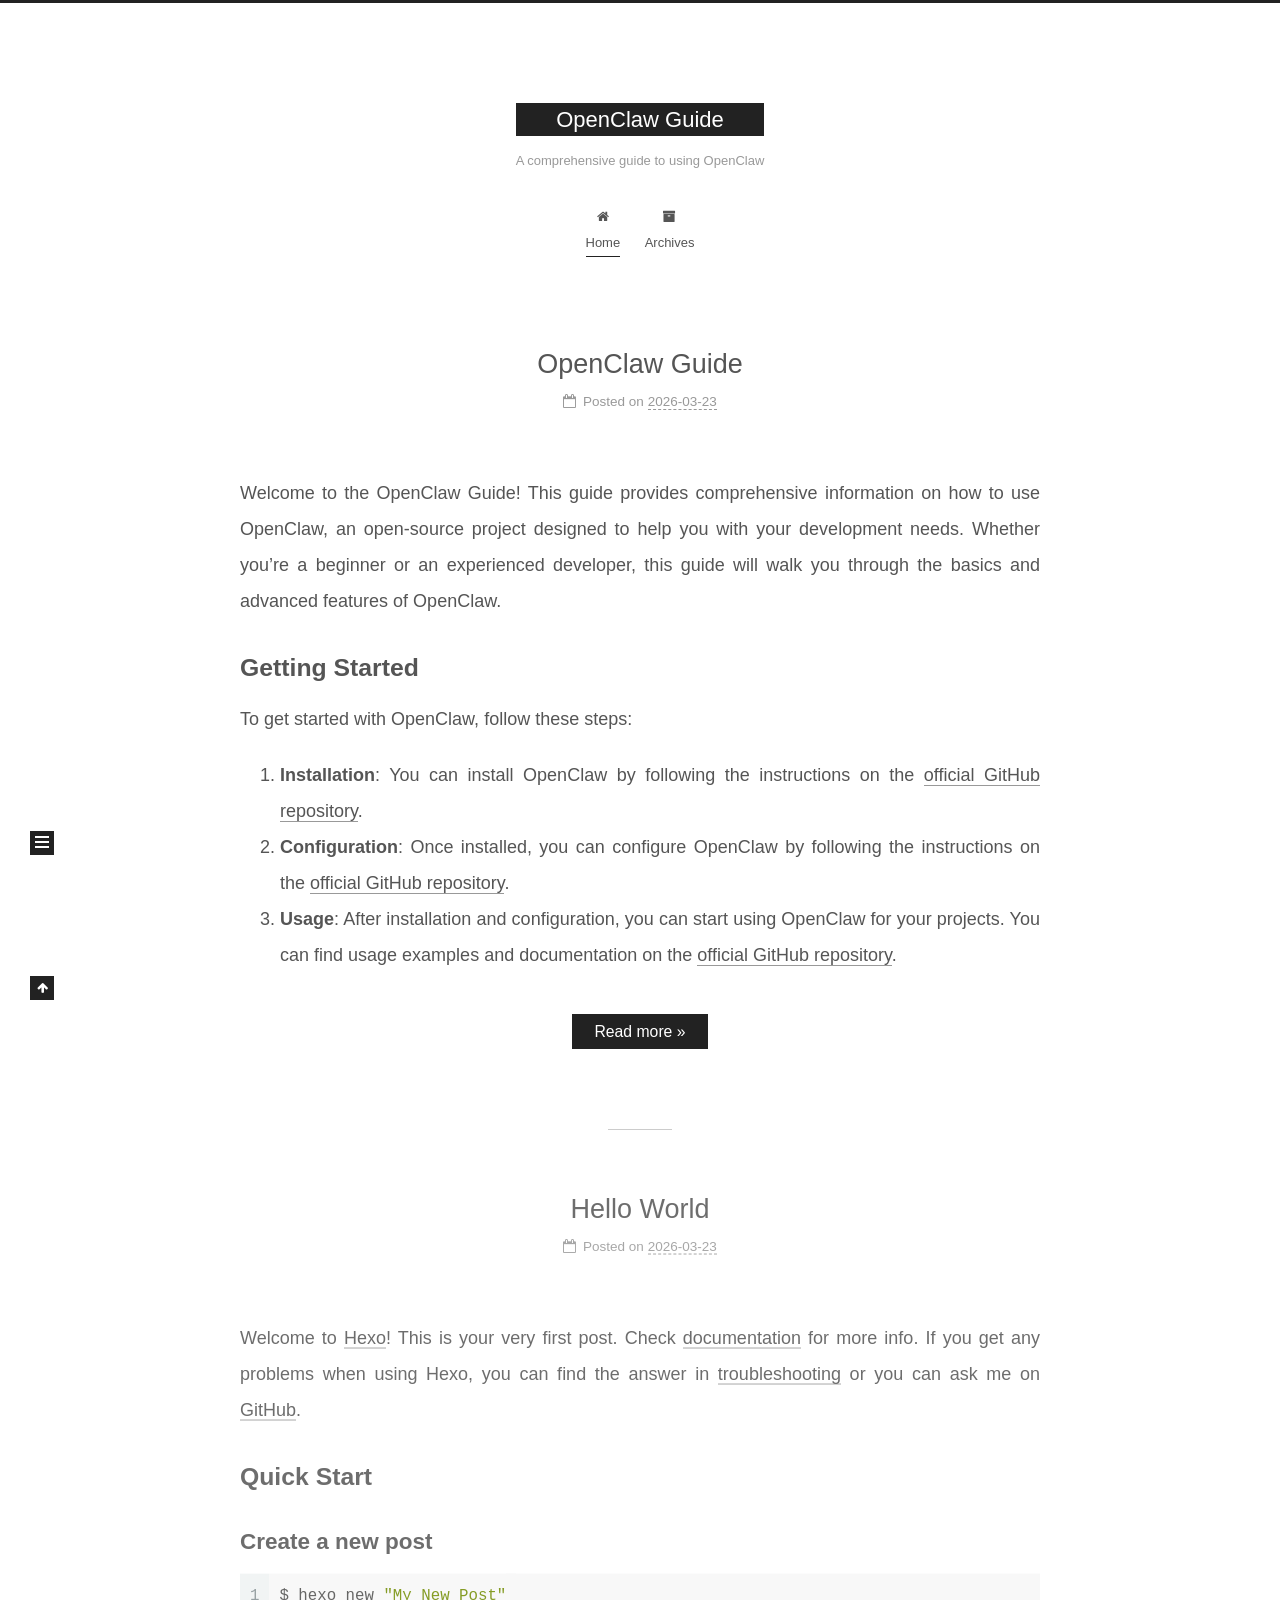
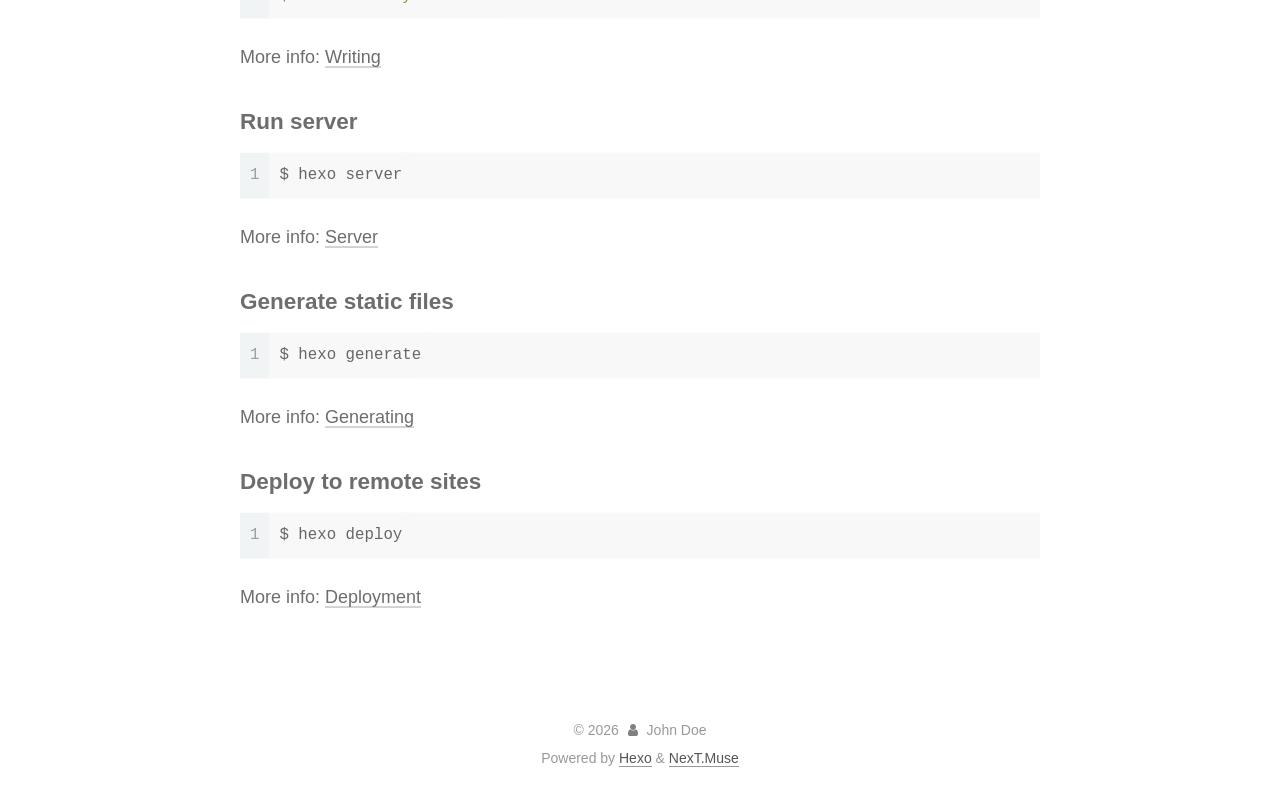
<file: index.html>
<!DOCTYPE html>
<html lang="en">
<head>
  <meta charset="UTF-8">
<meta name="viewport" content="width=device-width, initial-scale=1, maximum-scale=2">
<meta name="theme-color" content="#222">
<meta name="generator" content="Hexo 8.1.1">
  <link rel="apple-touch-icon" sizes="180x180" href="/images/apple-touch-icon-next.png">
  <link rel="icon" type="image/png" sizes="32x32" href="/images/favicon-32x32-next.png">
  <link rel="icon" type="image/png" sizes="16x16" href="/images/favicon-16x16-next.png">
  <link rel="mask-icon" href="/images/logo.svg" color="#222">

<link rel="stylesheet" href="/css/main.css">


<link rel="stylesheet" href="/lib/font-awesome/css/font-awesome.min.css">

<script id="hexo-configurations">
    var NexT = window.NexT || {};
    var CONFIG = {"hostname":"clawdbots.github.io","root":"/","scheme":"Muse","version":"7.8.0","exturl":false,"sidebar":{"position":"left","display":"post","padding":18,"offset":12,"onmobile":false},"copycode":{"enable":false,"show_result":false,"style":null},"back2top":{"enable":true,"sidebar":false,"scrollpercent":false},"bookmark":{"enable":false,"color":"#222","save":"auto"},"fancybox":false,"mediumzoom":false,"lazyload":false,"pangu":false,"comments":{"style":"tabs","active":null,"storage":true,"lazyload":false,"nav":null},"algolia":{"hits":{"per_page":10},"labels":{"input_placeholder":"Search for Posts","hits_empty":"We didn't find any results for the search: ${query}","hits_stats":"${hits} results found in ${time} ms"}},"localsearch":{"enable":false,"trigger":"auto","top_n_per_article":1,"unescape":false,"preload":false},"motion":{"enable":true,"async":false,"transition":{"post_block":"fadeIn","post_header":"slideDownIn","post_body":"slideDownIn","coll_header":"slideLeftIn","sidebar":"slideUpIn"}}};
  </script>

  <meta name="description" content="A comprehensive guide to using OpenClaw">
<meta property="og:type" content="website">
<meta property="og:title" content="OpenClaw Guide">
<meta property="og:url" content="http://clawdbots.github.io/index.html">
<meta property="og:site_name" content="OpenClaw Guide">
<meta property="og:description" content="A comprehensive guide to using OpenClaw">
<meta property="og:locale" content="en_US">
<meta property="article:author" content="John Doe">
<meta property="article:tag" content="OpenClaw, Guide, Open Source">
<meta name="twitter:card" content="summary">

<link rel="canonical" href="http://clawdbots.github.io/">


<script id="page-configurations">
  // https://hexo.io/docs/variables.html
  CONFIG.page = {
    sidebar: "",
    isHome : true,
    isPost : false,
    lang   : 'en'
  };
</script>

  <title>OpenClaw Guide</title>
  






  <noscript>
  <style>
  .use-motion .brand,
  .use-motion .menu-item,
  .sidebar-inner,
  .use-motion .post-block,
  .use-motion .pagination,
  .use-motion .comments,
  .use-motion .post-header,
  .use-motion .post-body,
  .use-motion .collection-header { opacity: initial; }

  .use-motion .site-title,
  .use-motion .site-subtitle {
    opacity: initial;
    top: initial;
  }

  .use-motion .logo-line-before i { left: initial; }
  .use-motion .logo-line-after i { right: initial; }
  </style>
</noscript>

</head>

<body itemscope itemtype="http://schema.org/WebPage">
  <div class="container use-motion">
    <div class="headband"></div>

    <header class="header" itemscope itemtype="http://schema.org/WPHeader">
      <div class="header-inner"><div class="site-brand-container">
  <div class="site-nav-toggle">
    <div class="toggle" aria-label="Toggle navigation bar">
      <span class="toggle-line toggle-line-first"></span>
      <span class="toggle-line toggle-line-middle"></span>
      <span class="toggle-line toggle-line-last"></span>
    </div>
  </div>

  <div class="site-meta">

    <a href="/" class="brand" rel="start">
      <span class="logo-line-before"><i></i></span>
      <h1 class="site-title">OpenClaw Guide</h1>
      <span class="logo-line-after"><i></i></span>
    </a>
      <p class="site-subtitle" itemprop="description">A comprehensive guide to using OpenClaw</p>
  </div>

  <div class="site-nav-right">
    <div class="toggle popup-trigger">
    </div>
  </div>
</div>




<nav class="site-nav">
  <ul id="menu" class="menu">
        <li class="menu-item menu-item-home">

    <a href="/" rel="section"><i class="fa fa-fw fa-home"></i>Home</a>

  </li>
        <li class="menu-item menu-item-archives">

    <a href="/archives/" rel="section"><i class="fa fa-fw fa-archive"></i>Archives</a>

  </li>
  </ul>
</nav>




</div>
    </header>

    
  <div class="back-to-top">
    <i class="fa fa-arrow-up"></i>
    <span>0%</span>
  </div>


    <main class="main">
      <div class="main-inner">
        <div class="content-wrap">
          

          <div class="content index posts-expand">
            
      
  
  
  <article itemscope itemtype="http://schema.org/Article" class="post-block" lang="en">
    <link itemprop="mainEntityOfPage" href="http://clawdbots.github.io/2026/03/23/openclaw/">

    <span hidden itemprop="author" itemscope itemtype="http://schema.org/Person">
      <meta itemprop="image" content="/images/avatar.gif">
      <meta itemprop="name" content="John Doe">
      <meta itemprop="description" content="A comprehensive guide to using OpenClaw">
    </span>

    <span hidden itemprop="publisher" itemscope itemtype="http://schema.org/Organization">
      <meta itemprop="name" content="OpenClaw Guide">
    </span>
      <header class="post-header">
        <h2 class="post-title" itemprop="name headline">
          
            <a href="/2026/03/23/openclaw/" class="post-title-link" itemprop="url">OpenClaw Guide</a>
        </h2>

        <div class="post-meta">
            <span class="post-meta-item">
              <span class="post-meta-item-icon">
                <i class="fa fa-calendar-o"></i>
              </span>
              <span class="post-meta-item-text">Posted on</span>
              

              <time title="Created: 2026-03-23 09:27:54 / Modified: 09:55:56" itemprop="dateCreated datePublished" datetime="2026-03-23T09:27:54+08:00">2026-03-23</time>
            </span>

          

        </div>
      </header>

    
    
    
    <div class="post-body" itemprop="articleBody">

      
          <p>Welcome to the OpenClaw Guide! This guide provides comprehensive information on how to use OpenClaw, an open-source project designed to help you with your development needs. Whether you’re a beginner or an experienced developer, this guide will walk you through the basics and advanced features of OpenClaw.</p>
<h2 id="Getting-Started"><a href="#Getting-Started" class="headerlink" title="Getting Started"></a>Getting Started</h2><p>To get started with OpenClaw, follow these steps:</p>
<ol>
<li><strong>Installation</strong>: You can install OpenClaw by following the instructions on the <a target="_blank" rel="noopener" href="https://github.com/seaoss/openclaw">official GitHub repository</a>.</li>
<li><strong>Configuration</strong>: Once installed, you can configure OpenClaw by following the instructions on the <a target="_blank" rel="noopener" href="https://github.com/seaoss/openclaw">official GitHub repository</a>.</li>
<li><strong>Usage</strong>: After installation and configuration, you can start using OpenClaw for your projects. You can find usage examples and documentation on the <a target="_blank" rel="noopener" href="https://github.com/seaoss/openclaw">official GitHub repository</a>.</li>
</ol>
          <!--noindex-->
            <div class="post-button">
              <a class="btn" href="/2026/03/23/openclaw/#more" rel="contents">
                Read more &raquo;
              </a>
            </div>
          <!--/noindex-->
        
      
    </div>

    
    
    
      <footer class="post-footer">
        <div class="post-eof"></div>
      </footer>
  </article>
  
  
  

      
  
  
  <article itemscope itemtype="http://schema.org/Article" class="post-block" lang="en">
    <link itemprop="mainEntityOfPage" href="http://clawdbots.github.io/2026/03/23/hello-world/">

    <span hidden itemprop="author" itemscope itemtype="http://schema.org/Person">
      <meta itemprop="image" content="/images/avatar.gif">
      <meta itemprop="name" content="John Doe">
      <meta itemprop="description" content="A comprehensive guide to using OpenClaw">
    </span>

    <span hidden itemprop="publisher" itemscope itemtype="http://schema.org/Organization">
      <meta itemprop="name" content="OpenClaw Guide">
    </span>
      <header class="post-header">
        <h2 class="post-title" itemprop="name headline">
          
            <a href="/2026/03/23/hello-world/" class="post-title-link" itemprop="url">Hello World</a>
        </h2>

        <div class="post-meta">
            <span class="post-meta-item">
              <span class="post-meta-item-icon">
                <i class="fa fa-calendar-o"></i>
              </span>
              <span class="post-meta-item-text">Posted on</span>

              <time title="Created: 2026-03-23 09:06:39" itemprop="dateCreated datePublished" datetime="2026-03-23T09:06:39+08:00">2026-03-23</time>
            </span>

          

        </div>
      </header>

    
    
    
    <div class="post-body" itemprop="articleBody">

      
          <p>Welcome to <a target="_blank" rel="noopener" href="https://hexo.io/">Hexo</a>! This is your very first post. Check <a target="_blank" rel="noopener" href="https://hexo.io/docs/">documentation</a> for more info. If you get any problems when using Hexo, you can find the answer in <a target="_blank" rel="noopener" href="https://hexo.io/docs/troubleshooting.html">troubleshooting</a> or you can ask me on <a target="_blank" rel="noopener" href="https://github.com/hexojs/hexo/issues">GitHub</a>.</p>
<h2 id="Quick-Start"><a href="#Quick-Start" class="headerlink" title="Quick Start"></a>Quick Start</h2><h3 id="Create-a-new-post"><a href="#Create-a-new-post" class="headerlink" title="Create a new post"></a>Create a new post</h3><figure class="highlight bash"><table><tr><td class="gutter"><pre><span class="line">1</span><br></pre></td><td class="code"><pre><span class="line">$ hexo new <span class="string">&quot;My New Post&quot;</span></span><br></pre></td></tr></table></figure>

<p>More info: <a target="_blank" rel="noopener" href="https://hexo.io/docs/writing.html">Writing</a></p>
<h3 id="Run-server"><a href="#Run-server" class="headerlink" title="Run server"></a>Run server</h3><figure class="highlight bash"><table><tr><td class="gutter"><pre><span class="line">1</span><br></pre></td><td class="code"><pre><span class="line">$ hexo server</span><br></pre></td></tr></table></figure>

<p>More info: <a target="_blank" rel="noopener" href="https://hexo.io/docs/server.html">Server</a></p>
<h3 id="Generate-static-files"><a href="#Generate-static-files" class="headerlink" title="Generate static files"></a>Generate static files</h3><figure class="highlight bash"><table><tr><td class="gutter"><pre><span class="line">1</span><br></pre></td><td class="code"><pre><span class="line">$ hexo generate</span><br></pre></td></tr></table></figure>

<p>More info: <a target="_blank" rel="noopener" href="https://hexo.io/docs/generating.html">Generating</a></p>
<h3 id="Deploy-to-remote-sites"><a href="#Deploy-to-remote-sites" class="headerlink" title="Deploy to remote sites"></a>Deploy to remote sites</h3><figure class="highlight bash"><table><tr><td class="gutter"><pre><span class="line">1</span><br></pre></td><td class="code"><pre><span class="line">$ hexo deploy</span><br></pre></td></tr></table></figure>

<p>More info: <a target="_blank" rel="noopener" href="https://hexo.io/docs/one-command-deployment.html">Deployment</a></p>

      
    </div>

    
    
    
      <footer class="post-footer">
        <div class="post-eof"></div>
      </footer>
  </article>
  
  
  


  



          </div>
          

<script>
  window.addEventListener('tabs:register', () => {
    let { activeClass } = CONFIG.comments;
    if (CONFIG.comments.storage) {
      activeClass = localStorage.getItem('comments_active') || activeClass;
    }
    if (activeClass) {
      let activeTab = document.querySelector(`a[href="#comment-${activeClass}"]`);
      if (activeTab) {
        activeTab.click();
      }
    }
  });
  if (CONFIG.comments.storage) {
    window.addEventListener('tabs:click', event => {
      if (!event.target.matches('.tabs-comment .tab-content .tab-pane')) return;
      let commentClass = event.target.classList[1];
      localStorage.setItem('comments_active', commentClass);
    });
  }
</script>

        </div>
          
  
  <div class="toggle sidebar-toggle">
    <span class="toggle-line toggle-line-first"></span>
    <span class="toggle-line toggle-line-middle"></span>
    <span class="toggle-line toggle-line-last"></span>
  </div>

  <aside class="sidebar">
    <div class="sidebar-inner">

      <ul class="sidebar-nav motion-element">
        <li class="sidebar-nav-toc">
          Table of Contents
        </li>
        <li class="sidebar-nav-overview">
          Overview
        </li>
      </ul>

      <!--noindex-->
      <div class="post-toc-wrap sidebar-panel">
      </div>
      <!--/noindex-->

      <div class="site-overview-wrap sidebar-panel">
        <div class="site-author motion-element" itemprop="author" itemscope itemtype="http://schema.org/Person">
  <p class="site-author-name" itemprop="name">John Doe</p>
  <div class="site-description" itemprop="description">A comprehensive guide to using OpenClaw</div>
</div>
<div class="site-state-wrap motion-element">
  <nav class="site-state">
      <div class="site-state-item site-state-posts">
          <a href="/archives/">
        
          <span class="site-state-item-count">2</span>
          <span class="site-state-item-name">posts</span>
        </a>
      </div>
  </nav>
</div>


  <div class="links-of-blogroll motion-element">
    <div class="links-of-blogroll-title">
      <i class="fa fa-fw fa-link"></i>
      Links
    </div>
    <ul class="links-of-blogroll-list">
        <li class="links-of-blogroll-item">
          <a href="http://www.qiip.cc/" title="http:&#x2F;&#x2F;www.qiip.cc" rel="noopener" target="_blank">BeeNet</a>
        </li>
    </ul>
  </div>

      </div>

    </div>
  </aside>
  <div id="sidebar-dimmer"></div>


      </div>
    </main>

    <footer class="footer">
      <div class="footer-inner">
        

        

<div class="copyright">
  
  &copy; 
  <span itemprop="copyrightYear">2026</span>
  <span class="with-love">
    <i class="fa fa-user"></i>
  </span>
  <span class="author" itemprop="copyrightHolder">John Doe</span>
</div>
  <div class="powered-by">Powered by <a href="https://hexo.io/" class="theme-link" rel="noopener" target="_blank">Hexo</a> & <a href="https://muse.theme-next.org/" class="theme-link" rel="noopener" target="_blank">NexT.Muse</a>
  </div>

        








      </div>
    </footer>
  </div>

  
  <script src="/lib/anime.min.js"></script>
  <script src="/lib/velocity/velocity.min.js"></script>
  <script src="/lib/velocity/velocity.ui.min.js"></script>

<script src="/js/utils.js"></script>

<script src="/js/motion.js"></script>


<script src="/js/schemes/muse.js"></script>


<script src="/js/next-boot.js"></script>




  















  

  

</body>
</html>
</file>
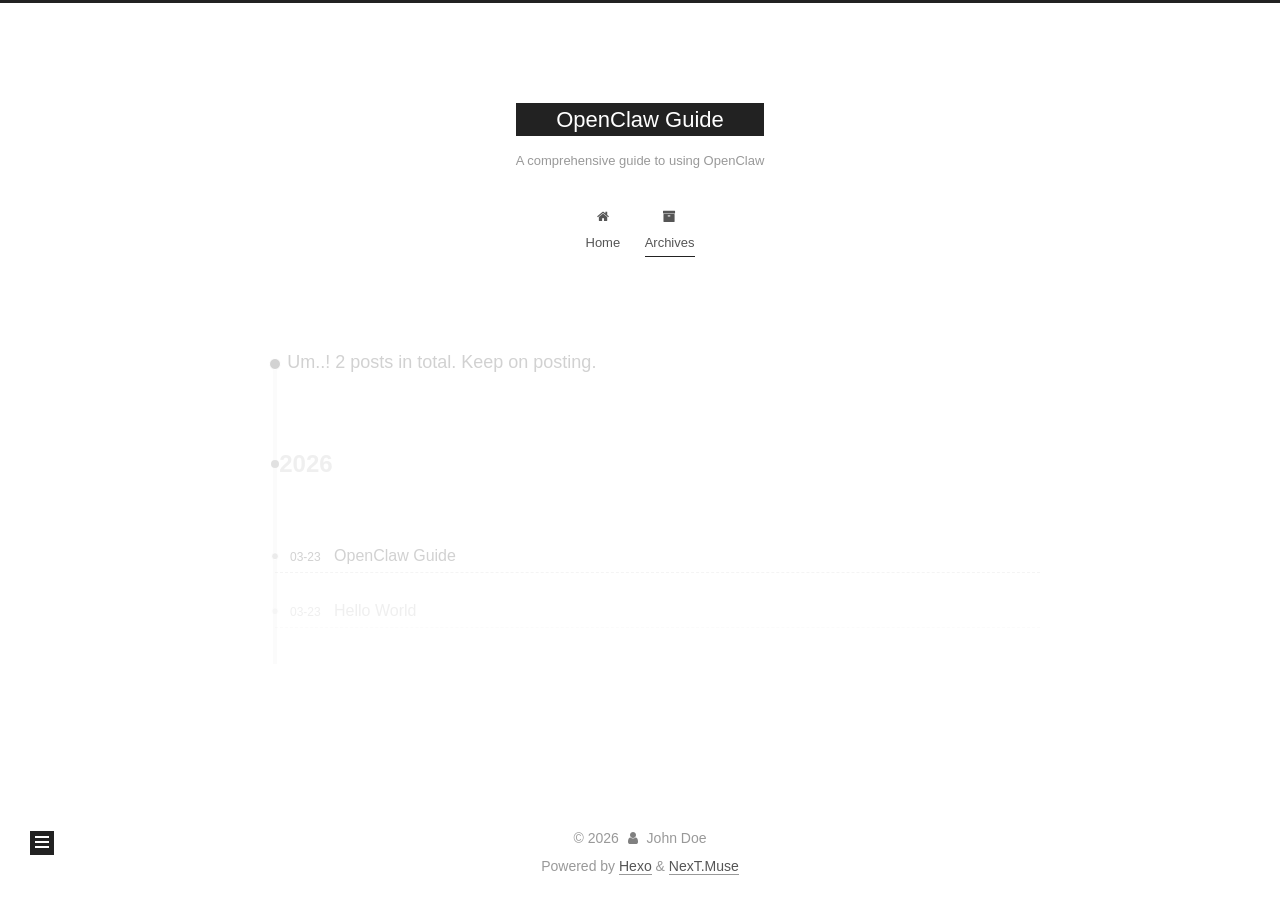
<file: archives/index.html>
<!DOCTYPE html>
<html lang="en">
<head>
  <meta charset="UTF-8">
<meta name="viewport" content="width=device-width, initial-scale=1, maximum-scale=2">
<meta name="theme-color" content="#222">
<meta name="generator" content="Hexo 8.1.1">
  <link rel="apple-touch-icon" sizes="180x180" href="/images/apple-touch-icon-next.png">
  <link rel="icon" type="image/png" sizes="32x32" href="/images/favicon-32x32-next.png">
  <link rel="icon" type="image/png" sizes="16x16" href="/images/favicon-16x16-next.png">
  <link rel="mask-icon" href="/images/logo.svg" color="#222">

<link rel="stylesheet" href="/css/main.css">


<link rel="stylesheet" href="/lib/font-awesome/css/font-awesome.min.css">

<script id="hexo-configurations">
    var NexT = window.NexT || {};
    var CONFIG = {"hostname":"clawdbots.github.io","root":"/","scheme":"Muse","version":"7.8.0","exturl":false,"sidebar":{"position":"left","display":"post","padding":18,"offset":12,"onmobile":false},"copycode":{"enable":false,"show_result":false,"style":null},"back2top":{"enable":true,"sidebar":false,"scrollpercent":false},"bookmark":{"enable":false,"color":"#222","save":"auto"},"fancybox":false,"mediumzoom":false,"lazyload":false,"pangu":false,"comments":{"style":"tabs","active":null,"storage":true,"lazyload":false,"nav":null},"algolia":{"hits":{"per_page":10},"labels":{"input_placeholder":"Search for Posts","hits_empty":"We didn't find any results for the search: ${query}","hits_stats":"${hits} results found in ${time} ms"}},"localsearch":{"enable":false,"trigger":"auto","top_n_per_article":1,"unescape":false,"preload":false},"motion":{"enable":true,"async":false,"transition":{"post_block":"fadeIn","post_header":"slideDownIn","post_body":"slideDownIn","coll_header":"slideLeftIn","sidebar":"slideUpIn"}}};
  </script>

  <meta name="description" content="A comprehensive guide to using OpenClaw">
<meta property="og:type" content="website">
<meta property="og:title" content="OpenClaw Guide">
<meta property="og:url" content="http://clawdbots.github.io/archives/index.html">
<meta property="og:site_name" content="OpenClaw Guide">
<meta property="og:description" content="A comprehensive guide to using OpenClaw">
<meta property="og:locale" content="en_US">
<meta property="article:author" content="John Doe">
<meta property="article:tag" content="OpenClaw, Guide, Open Source">
<meta name="twitter:card" content="summary">

<link rel="canonical" href="http://clawdbots.github.io/archives/">


<script id="page-configurations">
  // https://hexo.io/docs/variables.html
  CONFIG.page = {
    sidebar: "",
    isHome : false,
    isPost : false,
    lang   : 'en'
  };
</script>

  <title>Archive | OpenClaw Guide</title>
  






  <noscript>
  <style>
  .use-motion .brand,
  .use-motion .menu-item,
  .sidebar-inner,
  .use-motion .post-block,
  .use-motion .pagination,
  .use-motion .comments,
  .use-motion .post-header,
  .use-motion .post-body,
  .use-motion .collection-header { opacity: initial; }

  .use-motion .site-title,
  .use-motion .site-subtitle {
    opacity: initial;
    top: initial;
  }

  .use-motion .logo-line-before i { left: initial; }
  .use-motion .logo-line-after i { right: initial; }
  </style>
</noscript>

</head>

<body itemscope itemtype="http://schema.org/WebPage">
  <div class="container use-motion">
    <div class="headband"></div>

    <header class="header" itemscope itemtype="http://schema.org/WPHeader">
      <div class="header-inner"><div class="site-brand-container">
  <div class="site-nav-toggle">
    <div class="toggle" aria-label="Toggle navigation bar">
      <span class="toggle-line toggle-line-first"></span>
      <span class="toggle-line toggle-line-middle"></span>
      <span class="toggle-line toggle-line-last"></span>
    </div>
  </div>

  <div class="site-meta">

    <a href="/" class="brand" rel="start">
      <span class="logo-line-before"><i></i></span>
      <h1 class="site-title">OpenClaw Guide</h1>
      <span class="logo-line-after"><i></i></span>
    </a>
      <p class="site-subtitle" itemprop="description">A comprehensive guide to using OpenClaw</p>
  </div>

  <div class="site-nav-right">
    <div class="toggle popup-trigger">
    </div>
  </div>
</div>




<nav class="site-nav">
  <ul id="menu" class="menu">
        <li class="menu-item menu-item-home">

    <a href="/" rel="section"><i class="fa fa-fw fa-home"></i>Home</a>

  </li>
        <li class="menu-item menu-item-archives">

    <a href="/archives/" rel="section"><i class="fa fa-fw fa-archive"></i>Archives</a>

  </li>
  </ul>
</nav>




</div>
    </header>

    
  <div class="back-to-top">
    <i class="fa fa-arrow-up"></i>
    <span>0%</span>
  </div>


    <main class="main">
      <div class="main-inner">
        <div class="content-wrap">
          

          <div class="content archive">
            

  
  
  
  <div class="post-block">
    <div class="posts-collapse">
      <div class="collection-title">
        <span class="collection-header">Um..! 2 posts in total. Keep on posting.</span>
      </div>

      
    <div class="collection-year">
      <span class="collection-header">2026</span>
    </div>

  <article itemscope itemtype="http://schema.org/Article">
    <header class="post-header">

      <div class="post-meta">
        <time itemprop="dateCreated"
              datetime="2026-03-23T09:27:54+08:00"
              content="2026-03-23">
          03-23
        </time>
      </div>

      <div class="post-title">
          <a class="post-title-link" href="/2026/03/23/openclaw/" itemprop="url">
            <span itemprop="name">OpenClaw Guide</span>
          </a>
      </div>

    </header>
  </article>

  <article itemscope itemtype="http://schema.org/Article">
    <header class="post-header">

      <div class="post-meta">
        <time itemprop="dateCreated"
              datetime="2026-03-23T09:06:39+08:00"
              content="2026-03-23">
          03-23
        </time>
      </div>

      <div class="post-title">
          <a class="post-title-link" href="/2026/03/23/hello-world/" itemprop="url">
            <span itemprop="name">Hello World</span>
          </a>
      </div>

    </header>
  </article>


    </div>
  </div>
  
  
  

  



          </div>
          

<script>
  window.addEventListener('tabs:register', () => {
    let { activeClass } = CONFIG.comments;
    if (CONFIG.comments.storage) {
      activeClass = localStorage.getItem('comments_active') || activeClass;
    }
    if (activeClass) {
      let activeTab = document.querySelector(`a[href="#comment-${activeClass}"]`);
      if (activeTab) {
        activeTab.click();
      }
    }
  });
  if (CONFIG.comments.storage) {
    window.addEventListener('tabs:click', event => {
      if (!event.target.matches('.tabs-comment .tab-content .tab-pane')) return;
      let commentClass = event.target.classList[1];
      localStorage.setItem('comments_active', commentClass);
    });
  }
</script>

        </div>
          
  
  <div class="toggle sidebar-toggle">
    <span class="toggle-line toggle-line-first"></span>
    <span class="toggle-line toggle-line-middle"></span>
    <span class="toggle-line toggle-line-last"></span>
  </div>

  <aside class="sidebar">
    <div class="sidebar-inner">

      <ul class="sidebar-nav motion-element">
        <li class="sidebar-nav-toc">
          Table of Contents
        </li>
        <li class="sidebar-nav-overview">
          Overview
        </li>
      </ul>

      <!--noindex-->
      <div class="post-toc-wrap sidebar-panel">
      </div>
      <!--/noindex-->

      <div class="site-overview-wrap sidebar-panel">
        <div class="site-author motion-element" itemprop="author" itemscope itemtype="http://schema.org/Person">
  <p class="site-author-name" itemprop="name">John Doe</p>
  <div class="site-description" itemprop="description">A comprehensive guide to using OpenClaw</div>
</div>
<div class="site-state-wrap motion-element">
  <nav class="site-state">
      <div class="site-state-item site-state-posts">
          <a href="/archives/">
        
          <span class="site-state-item-count">2</span>
          <span class="site-state-item-name">posts</span>
        </a>
      </div>
  </nav>
</div>


  <div class="links-of-blogroll motion-element">
    <div class="links-of-blogroll-title">
      <i class="fa fa-fw fa-link"></i>
      Links
    </div>
    <ul class="links-of-blogroll-list">
        <li class="links-of-blogroll-item">
          <a href="http://www.qiip.cc/" title="http:&#x2F;&#x2F;www.qiip.cc" rel="noopener" target="_blank">BeeNet</a>
        </li>
    </ul>
  </div>

      </div>

    </div>
  </aside>
  <div id="sidebar-dimmer"></div>


      </div>
    </main>

    <footer class="footer">
      <div class="footer-inner">
        

        

<div class="copyright">
  
  &copy; 
  <span itemprop="copyrightYear">2026</span>
  <span class="with-love">
    <i class="fa fa-user"></i>
  </span>
  <span class="author" itemprop="copyrightHolder">John Doe</span>
</div>
  <div class="powered-by">Powered by <a href="https://hexo.io/" class="theme-link" rel="noopener" target="_blank">Hexo</a> & <a href="https://muse.theme-next.org/" class="theme-link" rel="noopener" target="_blank">NexT.Muse</a>
  </div>

        








      </div>
    </footer>
  </div>

  
  <script src="/lib/anime.min.js"></script>
  <script src="/lib/velocity/velocity.min.js"></script>
  <script src="/lib/velocity/velocity.ui.min.js"></script>

<script src="/js/utils.js"></script>

<script src="/js/motion.js"></script>


<script src="/js/schemes/muse.js"></script>


<script src="/js/next-boot.js"></script>




  















  

  

</body>
</html>
</file>
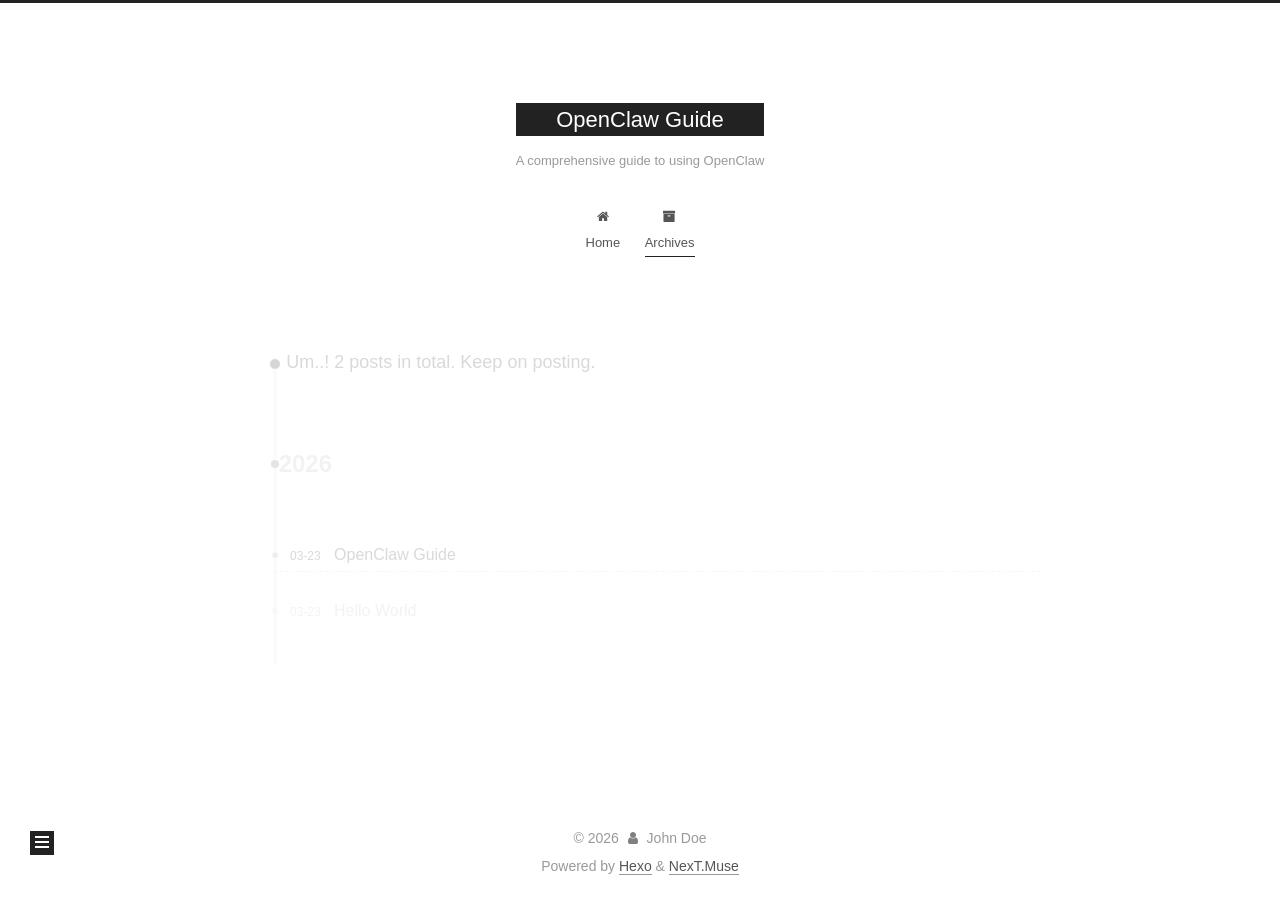
<file: archives/2026/index.html>
<!DOCTYPE html>
<html lang="en">
<head>
  <meta charset="UTF-8">
<meta name="viewport" content="width=device-width, initial-scale=1, maximum-scale=2">
<meta name="theme-color" content="#222">
<meta name="generator" content="Hexo 8.1.1">
  <link rel="apple-touch-icon" sizes="180x180" href="/images/apple-touch-icon-next.png">
  <link rel="icon" type="image/png" sizes="32x32" href="/images/favicon-32x32-next.png">
  <link rel="icon" type="image/png" sizes="16x16" href="/images/favicon-16x16-next.png">
  <link rel="mask-icon" href="/images/logo.svg" color="#222">

<link rel="stylesheet" href="/css/main.css">


<link rel="stylesheet" href="/lib/font-awesome/css/font-awesome.min.css">

<script id="hexo-configurations">
    var NexT = window.NexT || {};
    var CONFIG = {"hostname":"clawdbots.github.io","root":"/","scheme":"Muse","version":"7.8.0","exturl":false,"sidebar":{"position":"left","display":"post","padding":18,"offset":12,"onmobile":false},"copycode":{"enable":false,"show_result":false,"style":null},"back2top":{"enable":true,"sidebar":false,"scrollpercent":false},"bookmark":{"enable":false,"color":"#222","save":"auto"},"fancybox":false,"mediumzoom":false,"lazyload":false,"pangu":false,"comments":{"style":"tabs","active":null,"storage":true,"lazyload":false,"nav":null},"algolia":{"hits":{"per_page":10},"labels":{"input_placeholder":"Search for Posts","hits_empty":"We didn't find any results for the search: ${query}","hits_stats":"${hits} results found in ${time} ms"}},"localsearch":{"enable":false,"trigger":"auto","top_n_per_article":1,"unescape":false,"preload":false},"motion":{"enable":true,"async":false,"transition":{"post_block":"fadeIn","post_header":"slideDownIn","post_body":"slideDownIn","coll_header":"slideLeftIn","sidebar":"slideUpIn"}}};
  </script>

  <meta name="description" content="A comprehensive guide to using OpenClaw">
<meta property="og:type" content="website">
<meta property="og:title" content="OpenClaw Guide">
<meta property="og:url" content="http://clawdbots.github.io/archives/2026/index.html">
<meta property="og:site_name" content="OpenClaw Guide">
<meta property="og:description" content="A comprehensive guide to using OpenClaw">
<meta property="og:locale" content="en_US">
<meta property="article:author" content="John Doe">
<meta property="article:tag" content="OpenClaw, Guide, Open Source">
<meta name="twitter:card" content="summary">

<link rel="canonical" href="http://clawdbots.github.io/archives/2026/">


<script id="page-configurations">
  // https://hexo.io/docs/variables.html
  CONFIG.page = {
    sidebar: "",
    isHome : false,
    isPost : false,
    lang   : 'en'
  };
</script>

  <title>Archive | OpenClaw Guide</title>
  






  <noscript>
  <style>
  .use-motion .brand,
  .use-motion .menu-item,
  .sidebar-inner,
  .use-motion .post-block,
  .use-motion .pagination,
  .use-motion .comments,
  .use-motion .post-header,
  .use-motion .post-body,
  .use-motion .collection-header { opacity: initial; }

  .use-motion .site-title,
  .use-motion .site-subtitle {
    opacity: initial;
    top: initial;
  }

  .use-motion .logo-line-before i { left: initial; }
  .use-motion .logo-line-after i { right: initial; }
  </style>
</noscript>

</head>

<body itemscope itemtype="http://schema.org/WebPage">
  <div class="container use-motion">
    <div class="headband"></div>

    <header class="header" itemscope itemtype="http://schema.org/WPHeader">
      <div class="header-inner"><div class="site-brand-container">
  <div class="site-nav-toggle">
    <div class="toggle" aria-label="Toggle navigation bar">
      <span class="toggle-line toggle-line-first"></span>
      <span class="toggle-line toggle-line-middle"></span>
      <span class="toggle-line toggle-line-last"></span>
    </div>
  </div>

  <div class="site-meta">

    <a href="/" class="brand" rel="start">
      <span class="logo-line-before"><i></i></span>
      <h1 class="site-title">OpenClaw Guide</h1>
      <span class="logo-line-after"><i></i></span>
    </a>
      <p class="site-subtitle" itemprop="description">A comprehensive guide to using OpenClaw</p>
  </div>

  <div class="site-nav-right">
    <div class="toggle popup-trigger">
    </div>
  </div>
</div>




<nav class="site-nav">
  <ul id="menu" class="menu">
        <li class="menu-item menu-item-home">

    <a href="/" rel="section"><i class="fa fa-fw fa-home"></i>Home</a>

  </li>
        <li class="menu-item menu-item-archives">

    <a href="/archives/" rel="section"><i class="fa fa-fw fa-archive"></i>Archives</a>

  </li>
  </ul>
</nav>




</div>
    </header>

    
  <div class="back-to-top">
    <i class="fa fa-arrow-up"></i>
    <span>0%</span>
  </div>


    <main class="main">
      <div class="main-inner">
        <div class="content-wrap">
          

          <div class="content archive">
            

  
  
  
  <div class="post-block">
    <div class="posts-collapse">
      <div class="collection-title">
        <span class="collection-header">Um..! 2 posts in total. Keep on posting.</span>
      </div>

      
    <div class="collection-year">
      <span class="collection-header">2026</span>
    </div>

  <article itemscope itemtype="http://schema.org/Article">
    <header class="post-header">

      <div class="post-meta">
        <time itemprop="dateCreated"
              datetime="2026-03-23T09:27:54+08:00"
              content="2026-03-23">
          03-23
        </time>
      </div>

      <div class="post-title">
          <a class="post-title-link" href="/2026/03/23/openclaw/" itemprop="url">
            <span itemprop="name">OpenClaw Guide</span>
          </a>
      </div>

    </header>
  </article>

  <article itemscope itemtype="http://schema.org/Article">
    <header class="post-header">

      <div class="post-meta">
        <time itemprop="dateCreated"
              datetime="2026-03-23T09:06:39+08:00"
              content="2026-03-23">
          03-23
        </time>
      </div>

      <div class="post-title">
          <a class="post-title-link" href="/2026/03/23/hello-world/" itemprop="url">
            <span itemprop="name">Hello World</span>
          </a>
      </div>

    </header>
  </article>


    </div>
  </div>
  
  
  

  



          </div>
          

<script>
  window.addEventListener('tabs:register', () => {
    let { activeClass } = CONFIG.comments;
    if (CONFIG.comments.storage) {
      activeClass = localStorage.getItem('comments_active') || activeClass;
    }
    if (activeClass) {
      let activeTab = document.querySelector(`a[href="#comment-${activeClass}"]`);
      if (activeTab) {
        activeTab.click();
      }
    }
  });
  if (CONFIG.comments.storage) {
    window.addEventListener('tabs:click', event => {
      if (!event.target.matches('.tabs-comment .tab-content .tab-pane')) return;
      let commentClass = event.target.classList[1];
      localStorage.setItem('comments_active', commentClass);
    });
  }
</script>

        </div>
          
  
  <div class="toggle sidebar-toggle">
    <span class="toggle-line toggle-line-first"></span>
    <span class="toggle-line toggle-line-middle"></span>
    <span class="toggle-line toggle-line-last"></span>
  </div>

  <aside class="sidebar">
    <div class="sidebar-inner">

      <ul class="sidebar-nav motion-element">
        <li class="sidebar-nav-toc">
          Table of Contents
        </li>
        <li class="sidebar-nav-overview">
          Overview
        </li>
      </ul>

      <!--noindex-->
      <div class="post-toc-wrap sidebar-panel">
      </div>
      <!--/noindex-->

      <div class="site-overview-wrap sidebar-panel">
        <div class="site-author motion-element" itemprop="author" itemscope itemtype="http://schema.org/Person">
  <p class="site-author-name" itemprop="name">John Doe</p>
  <div class="site-description" itemprop="description">A comprehensive guide to using OpenClaw</div>
</div>
<div class="site-state-wrap motion-element">
  <nav class="site-state">
      <div class="site-state-item site-state-posts">
          <a href="/archives/">
        
          <span class="site-state-item-count">2</span>
          <span class="site-state-item-name">posts</span>
        </a>
      </div>
  </nav>
</div>


  <div class="links-of-blogroll motion-element">
    <div class="links-of-blogroll-title">
      <i class="fa fa-fw fa-link"></i>
      Links
    </div>
    <ul class="links-of-blogroll-list">
        <li class="links-of-blogroll-item">
          <a href="http://www.qiip.cc/" title="http:&#x2F;&#x2F;www.qiip.cc" rel="noopener" target="_blank">BeeNet</a>
        </li>
    </ul>
  </div>

      </div>

    </div>
  </aside>
  <div id="sidebar-dimmer"></div>


      </div>
    </main>

    <footer class="footer">
      <div class="footer-inner">
        

        

<div class="copyright">
  
  &copy; 
  <span itemprop="copyrightYear">2026</span>
  <span class="with-love">
    <i class="fa fa-user"></i>
  </span>
  <span class="author" itemprop="copyrightHolder">John Doe</span>
</div>
  <div class="powered-by">Powered by <a href="https://hexo.io/" class="theme-link" rel="noopener" target="_blank">Hexo</a> & <a href="https://muse.theme-next.org/" class="theme-link" rel="noopener" target="_blank">NexT.Muse</a>
  </div>

        








      </div>
    </footer>
  </div>

  
  <script src="/lib/anime.min.js"></script>
  <script src="/lib/velocity/velocity.min.js"></script>
  <script src="/lib/velocity/velocity.ui.min.js"></script>

<script src="/js/utils.js"></script>

<script src="/js/motion.js"></script>


<script src="/js/schemes/muse.js"></script>


<script src="/js/next-boot.js"></script>




  















  

  

</body>
</html>
</file>
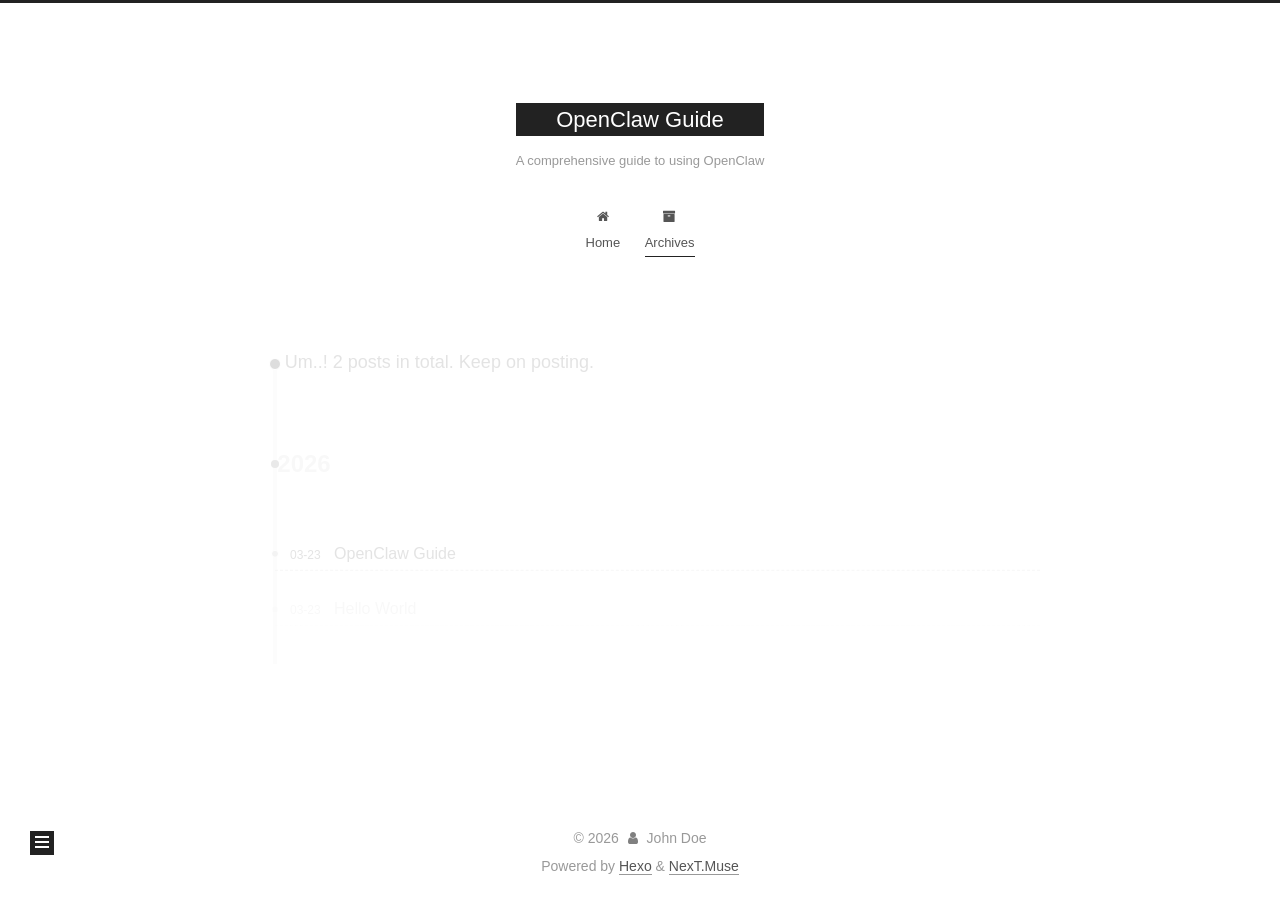
<file: archives/2026/03/index.html>
<!DOCTYPE html>
<html lang="en">
<head>
  <meta charset="UTF-8">
<meta name="viewport" content="width=device-width, initial-scale=1, maximum-scale=2">
<meta name="theme-color" content="#222">
<meta name="generator" content="Hexo 8.1.1">
  <link rel="apple-touch-icon" sizes="180x180" href="/images/apple-touch-icon-next.png">
  <link rel="icon" type="image/png" sizes="32x32" href="/images/favicon-32x32-next.png">
  <link rel="icon" type="image/png" sizes="16x16" href="/images/favicon-16x16-next.png">
  <link rel="mask-icon" href="/images/logo.svg" color="#222">

<link rel="stylesheet" href="/css/main.css">


<link rel="stylesheet" href="/lib/font-awesome/css/font-awesome.min.css">

<script id="hexo-configurations">
    var NexT = window.NexT || {};
    var CONFIG = {"hostname":"clawdbots.github.io","root":"/","scheme":"Muse","version":"7.8.0","exturl":false,"sidebar":{"position":"left","display":"post","padding":18,"offset":12,"onmobile":false},"copycode":{"enable":false,"show_result":false,"style":null},"back2top":{"enable":true,"sidebar":false,"scrollpercent":false},"bookmark":{"enable":false,"color":"#222","save":"auto"},"fancybox":false,"mediumzoom":false,"lazyload":false,"pangu":false,"comments":{"style":"tabs","active":null,"storage":true,"lazyload":false,"nav":null},"algolia":{"hits":{"per_page":10},"labels":{"input_placeholder":"Search for Posts","hits_empty":"We didn't find any results for the search: ${query}","hits_stats":"${hits} results found in ${time} ms"}},"localsearch":{"enable":false,"trigger":"auto","top_n_per_article":1,"unescape":false,"preload":false},"motion":{"enable":true,"async":false,"transition":{"post_block":"fadeIn","post_header":"slideDownIn","post_body":"slideDownIn","coll_header":"slideLeftIn","sidebar":"slideUpIn"}}};
  </script>

  <meta name="description" content="A comprehensive guide to using OpenClaw">
<meta property="og:type" content="website">
<meta property="og:title" content="OpenClaw Guide">
<meta property="og:url" content="http://clawdbots.github.io/archives/2026/03/index.html">
<meta property="og:site_name" content="OpenClaw Guide">
<meta property="og:description" content="A comprehensive guide to using OpenClaw">
<meta property="og:locale" content="en_US">
<meta property="article:author" content="John Doe">
<meta property="article:tag" content="OpenClaw, Guide, Open Source">
<meta name="twitter:card" content="summary">

<link rel="canonical" href="http://clawdbots.github.io/archives/2026/03/">


<script id="page-configurations">
  // https://hexo.io/docs/variables.html
  CONFIG.page = {
    sidebar: "",
    isHome : false,
    isPost : false,
    lang   : 'en'
  };
</script>

  <title>Archive | OpenClaw Guide</title>
  






  <noscript>
  <style>
  .use-motion .brand,
  .use-motion .menu-item,
  .sidebar-inner,
  .use-motion .post-block,
  .use-motion .pagination,
  .use-motion .comments,
  .use-motion .post-header,
  .use-motion .post-body,
  .use-motion .collection-header { opacity: initial; }

  .use-motion .site-title,
  .use-motion .site-subtitle {
    opacity: initial;
    top: initial;
  }

  .use-motion .logo-line-before i { left: initial; }
  .use-motion .logo-line-after i { right: initial; }
  </style>
</noscript>

</head>

<body itemscope itemtype="http://schema.org/WebPage">
  <div class="container use-motion">
    <div class="headband"></div>

    <header class="header" itemscope itemtype="http://schema.org/WPHeader">
      <div class="header-inner"><div class="site-brand-container">
  <div class="site-nav-toggle">
    <div class="toggle" aria-label="Toggle navigation bar">
      <span class="toggle-line toggle-line-first"></span>
      <span class="toggle-line toggle-line-middle"></span>
      <span class="toggle-line toggle-line-last"></span>
    </div>
  </div>

  <div class="site-meta">

    <a href="/" class="brand" rel="start">
      <span class="logo-line-before"><i></i></span>
      <h1 class="site-title">OpenClaw Guide</h1>
      <span class="logo-line-after"><i></i></span>
    </a>
      <p class="site-subtitle" itemprop="description">A comprehensive guide to using OpenClaw</p>
  </div>

  <div class="site-nav-right">
    <div class="toggle popup-trigger">
    </div>
  </div>
</div>




<nav class="site-nav">
  <ul id="menu" class="menu">
        <li class="menu-item menu-item-home">

    <a href="/" rel="section"><i class="fa fa-fw fa-home"></i>Home</a>

  </li>
        <li class="menu-item menu-item-archives">

    <a href="/archives/" rel="section"><i class="fa fa-fw fa-archive"></i>Archives</a>

  </li>
  </ul>
</nav>




</div>
    </header>

    
  <div class="back-to-top">
    <i class="fa fa-arrow-up"></i>
    <span>0%</span>
  </div>


    <main class="main">
      <div class="main-inner">
        <div class="content-wrap">
          

          <div class="content archive">
            

  
  
  
  <div class="post-block">
    <div class="posts-collapse">
      <div class="collection-title">
        <span class="collection-header">Um..! 2 posts in total. Keep on posting.</span>
      </div>

      
    <div class="collection-year">
      <span class="collection-header">2026</span>
    </div>

  <article itemscope itemtype="http://schema.org/Article">
    <header class="post-header">

      <div class="post-meta">
        <time itemprop="dateCreated"
              datetime="2026-03-23T09:27:54+08:00"
              content="2026-03-23">
          03-23
        </time>
      </div>

      <div class="post-title">
          <a class="post-title-link" href="/2026/03/23/openclaw/" itemprop="url">
            <span itemprop="name">OpenClaw Guide</span>
          </a>
      </div>

    </header>
  </article>

  <article itemscope itemtype="http://schema.org/Article">
    <header class="post-header">

      <div class="post-meta">
        <time itemprop="dateCreated"
              datetime="2026-03-23T09:06:39+08:00"
              content="2026-03-23">
          03-23
        </time>
      </div>

      <div class="post-title">
          <a class="post-title-link" href="/2026/03/23/hello-world/" itemprop="url">
            <span itemprop="name">Hello World</span>
          </a>
      </div>

    </header>
  </article>


    </div>
  </div>
  
  
  

  



          </div>
          

<script>
  window.addEventListener('tabs:register', () => {
    let { activeClass } = CONFIG.comments;
    if (CONFIG.comments.storage) {
      activeClass = localStorage.getItem('comments_active') || activeClass;
    }
    if (activeClass) {
      let activeTab = document.querySelector(`a[href="#comment-${activeClass}"]`);
      if (activeTab) {
        activeTab.click();
      }
    }
  });
  if (CONFIG.comments.storage) {
    window.addEventListener('tabs:click', event => {
      if (!event.target.matches('.tabs-comment .tab-content .tab-pane')) return;
      let commentClass = event.target.classList[1];
      localStorage.setItem('comments_active', commentClass);
    });
  }
</script>

        </div>
          
  
  <div class="toggle sidebar-toggle">
    <span class="toggle-line toggle-line-first"></span>
    <span class="toggle-line toggle-line-middle"></span>
    <span class="toggle-line toggle-line-last"></span>
  </div>

  <aside class="sidebar">
    <div class="sidebar-inner">

      <ul class="sidebar-nav motion-element">
        <li class="sidebar-nav-toc">
          Table of Contents
        </li>
        <li class="sidebar-nav-overview">
          Overview
        </li>
      </ul>

      <!--noindex-->
      <div class="post-toc-wrap sidebar-panel">
      </div>
      <!--/noindex-->

      <div class="site-overview-wrap sidebar-panel">
        <div class="site-author motion-element" itemprop="author" itemscope itemtype="http://schema.org/Person">
  <p class="site-author-name" itemprop="name">John Doe</p>
  <div class="site-description" itemprop="description">A comprehensive guide to using OpenClaw</div>
</div>
<div class="site-state-wrap motion-element">
  <nav class="site-state">
      <div class="site-state-item site-state-posts">
          <a href="/archives/">
        
          <span class="site-state-item-count">2</span>
          <span class="site-state-item-name">posts</span>
        </a>
      </div>
  </nav>
</div>


  <div class="links-of-blogroll motion-element">
    <div class="links-of-blogroll-title">
      <i class="fa fa-fw fa-link"></i>
      Links
    </div>
    <ul class="links-of-blogroll-list">
        <li class="links-of-blogroll-item">
          <a href="http://www.qiip.cc/" title="http:&#x2F;&#x2F;www.qiip.cc" rel="noopener" target="_blank">BeeNet</a>
        </li>
    </ul>
  </div>

      </div>

    </div>
  </aside>
  <div id="sidebar-dimmer"></div>


      </div>
    </main>

    <footer class="footer">
      <div class="footer-inner">
        

        

<div class="copyright">
  
  &copy; 
  <span itemprop="copyrightYear">2026</span>
  <span class="with-love">
    <i class="fa fa-user"></i>
  </span>
  <span class="author" itemprop="copyrightHolder">John Doe</span>
</div>
  <div class="powered-by">Powered by <a href="https://hexo.io/" class="theme-link" rel="noopener" target="_blank">Hexo</a> & <a href="https://muse.theme-next.org/" class="theme-link" rel="noopener" target="_blank">NexT.Muse</a>
  </div>

        








      </div>
    </footer>
  </div>

  
  <script src="/lib/anime.min.js"></script>
  <script src="/lib/velocity/velocity.min.js"></script>
  <script src="/lib/velocity/velocity.ui.min.js"></script>

<script src="/js/utils.js"></script>

<script src="/js/motion.js"></script>


<script src="/js/schemes/muse.js"></script>


<script src="/js/next-boot.js"></script>




  















  

  

</body>
</html>
</file>
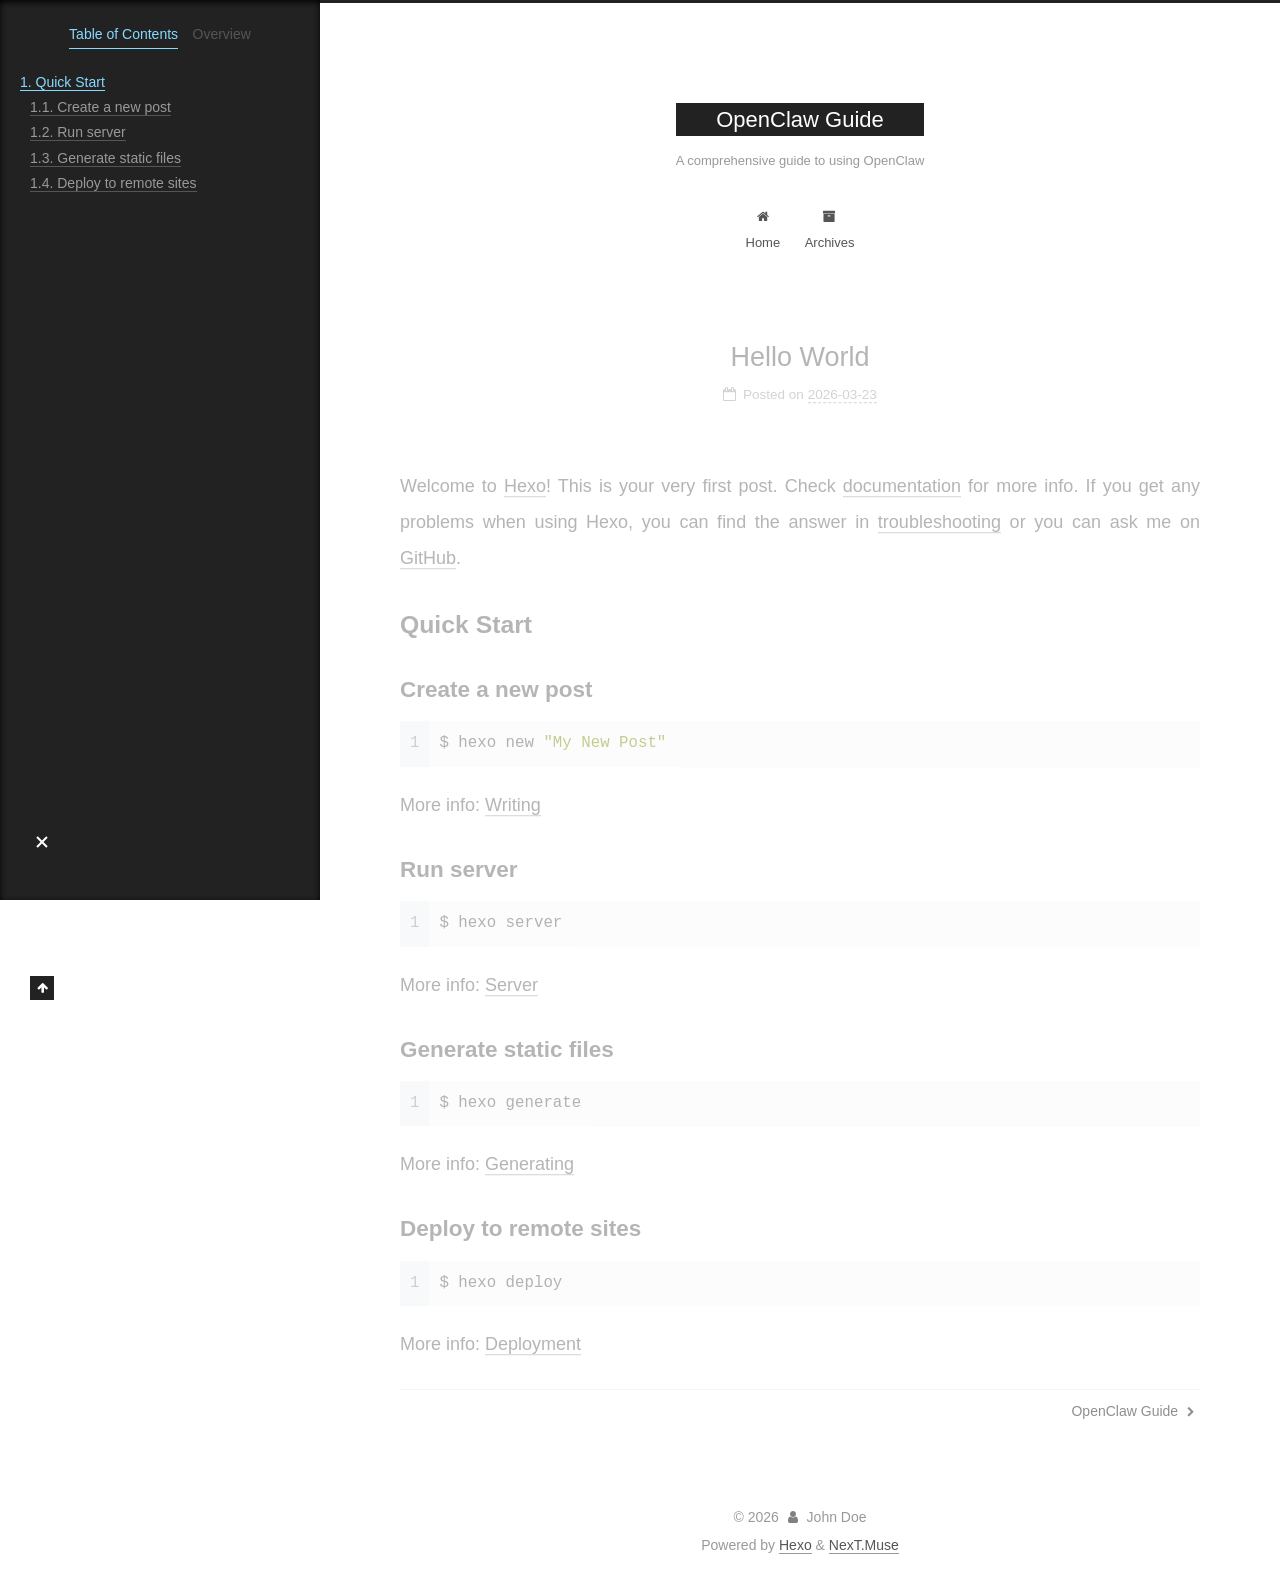
<file: 2026/03/23/hello-world/index.html>
<!DOCTYPE html>
<html lang="en">
<head>
  <meta charset="UTF-8">
<meta name="viewport" content="width=device-width, initial-scale=1, maximum-scale=2">
<meta name="theme-color" content="#222">
<meta name="generator" content="Hexo 8.1.1">
  <link rel="apple-touch-icon" sizes="180x180" href="/images/apple-touch-icon-next.png">
  <link rel="icon" type="image/png" sizes="32x32" href="/images/favicon-32x32-next.png">
  <link rel="icon" type="image/png" sizes="16x16" href="/images/favicon-16x16-next.png">
  <link rel="mask-icon" href="/images/logo.svg" color="#222">

<link rel="stylesheet" href="/css/main.css">


<link rel="stylesheet" href="/lib/font-awesome/css/font-awesome.min.css">

<script id="hexo-configurations">
    var NexT = window.NexT || {};
    var CONFIG = {"hostname":"clawdbots.github.io","root":"/","scheme":"Muse","version":"7.8.0","exturl":false,"sidebar":{"position":"left","display":"post","padding":18,"offset":12,"onmobile":false},"copycode":{"enable":false,"show_result":false,"style":null},"back2top":{"enable":true,"sidebar":false,"scrollpercent":false},"bookmark":{"enable":false,"color":"#222","save":"auto"},"fancybox":false,"mediumzoom":false,"lazyload":false,"pangu":false,"comments":{"style":"tabs","active":null,"storage":true,"lazyload":false,"nav":null},"algolia":{"hits":{"per_page":10},"labels":{"input_placeholder":"Search for Posts","hits_empty":"We didn't find any results for the search: ${query}","hits_stats":"${hits} results found in ${time} ms"}},"localsearch":{"enable":false,"trigger":"auto","top_n_per_article":1,"unescape":false,"preload":false},"motion":{"enable":true,"async":false,"transition":{"post_block":"fadeIn","post_header":"slideDownIn","post_body":"slideDownIn","coll_header":"slideLeftIn","sidebar":"slideUpIn"}}};
  </script>

  <meta name="description" content="Welcome to Hexo! This is your very first post. Check documentation for more info. If you get any problems when using Hexo, you can find the answer in troubleshooting or you can ask me on GitHub. Quick">
<meta property="og:type" content="article">
<meta property="og:title" content="Hello World">
<meta property="og:url" content="http://clawdbots.github.io/2026/03/23/hello-world/index.html">
<meta property="og:site_name" content="OpenClaw Guide">
<meta property="og:description" content="Welcome to Hexo! This is your very first post. Check documentation for more info. If you get any problems when using Hexo, you can find the answer in troubleshooting or you can ask me on GitHub. Quick">
<meta property="og:locale" content="en_US">
<meta property="article:published_time" content="2026-03-23T01:06:39.759Z">
<meta property="article:modified_time" content="2026-03-23T01:06:39.759Z">
<meta property="article:author" content="John Doe">
<meta property="article:tag" content="OpenClaw, Guide, Open Source">
<meta name="twitter:card" content="summary">

<link rel="canonical" href="http://clawdbots.github.io/2026/03/23/hello-world/">


<script id="page-configurations">
  // https://hexo.io/docs/variables.html
  CONFIG.page = {
    sidebar: "",
    isHome : false,
    isPost : true,
    lang   : 'en'
  };
</script>

  <title>Hello World | OpenClaw Guide</title>
  






  <noscript>
  <style>
  .use-motion .brand,
  .use-motion .menu-item,
  .sidebar-inner,
  .use-motion .post-block,
  .use-motion .pagination,
  .use-motion .comments,
  .use-motion .post-header,
  .use-motion .post-body,
  .use-motion .collection-header { opacity: initial; }

  .use-motion .site-title,
  .use-motion .site-subtitle {
    opacity: initial;
    top: initial;
  }

  .use-motion .logo-line-before i { left: initial; }
  .use-motion .logo-line-after i { right: initial; }
  </style>
</noscript>

</head>

<body itemscope itemtype="http://schema.org/WebPage">
  <div class="container use-motion">
    <div class="headband"></div>

    <header class="header" itemscope itemtype="http://schema.org/WPHeader">
      <div class="header-inner"><div class="site-brand-container">
  <div class="site-nav-toggle">
    <div class="toggle" aria-label="Toggle navigation bar">
      <span class="toggle-line toggle-line-first"></span>
      <span class="toggle-line toggle-line-middle"></span>
      <span class="toggle-line toggle-line-last"></span>
    </div>
  </div>

  <div class="site-meta">

    <a href="/" class="brand" rel="start">
      <span class="logo-line-before"><i></i></span>
      <h1 class="site-title">OpenClaw Guide</h1>
      <span class="logo-line-after"><i></i></span>
    </a>
      <p class="site-subtitle" itemprop="description">A comprehensive guide to using OpenClaw</p>
  </div>

  <div class="site-nav-right">
    <div class="toggle popup-trigger">
    </div>
  </div>
</div>




<nav class="site-nav">
  <ul id="menu" class="menu">
        <li class="menu-item menu-item-home">

    <a href="/" rel="section"><i class="fa fa-fw fa-home"></i>Home</a>

  </li>
        <li class="menu-item menu-item-archives">

    <a href="/archives/" rel="section"><i class="fa fa-fw fa-archive"></i>Archives</a>

  </li>
  </ul>
</nav>




</div>
    </header>

    
  <div class="back-to-top">
    <i class="fa fa-arrow-up"></i>
    <span>0%</span>
  </div>


    <main class="main">
      <div class="main-inner">
        <div class="content-wrap">
          

          <div class="content post posts-expand">
            

    
  
  
  <article itemscope itemtype="http://schema.org/Article" class="post-block" lang="en">
    <link itemprop="mainEntityOfPage" href="http://clawdbots.github.io/2026/03/23/hello-world/">

    <span hidden itemprop="author" itemscope itemtype="http://schema.org/Person">
      <meta itemprop="image" content="/images/avatar.gif">
      <meta itemprop="name" content="John Doe">
      <meta itemprop="description" content="A comprehensive guide to using OpenClaw">
    </span>

    <span hidden itemprop="publisher" itemscope itemtype="http://schema.org/Organization">
      <meta itemprop="name" content="OpenClaw Guide">
    </span>
      <header class="post-header">
        <h1 class="post-title" itemprop="name headline">
          Hello World
        </h1>

        <div class="post-meta">
            <span class="post-meta-item">
              <span class="post-meta-item-icon">
                <i class="fa fa-calendar-o"></i>
              </span>
              <span class="post-meta-item-text">Posted on</span>

              <time title="Created: 2026-03-23 09:06:39" itemprop="dateCreated datePublished" datetime="2026-03-23T09:06:39+08:00">2026-03-23</time>
            </span>

          

        </div>
      </header>

    
    
    
    <div class="post-body" itemprop="articleBody">

      
        <p>Welcome to <a target="_blank" rel="noopener" href="https://hexo.io/">Hexo</a>! This is your very first post. Check <a target="_blank" rel="noopener" href="https://hexo.io/docs/">documentation</a> for more info. If you get any problems when using Hexo, you can find the answer in <a target="_blank" rel="noopener" href="https://hexo.io/docs/troubleshooting.html">troubleshooting</a> or you can ask me on <a target="_blank" rel="noopener" href="https://github.com/hexojs/hexo/issues">GitHub</a>.</p>
<h2 id="Quick-Start"><a href="#Quick-Start" class="headerlink" title="Quick Start"></a>Quick Start</h2><h3 id="Create-a-new-post"><a href="#Create-a-new-post" class="headerlink" title="Create a new post"></a>Create a new post</h3><figure class="highlight bash"><table><tr><td class="gutter"><pre><span class="line">1</span><br></pre></td><td class="code"><pre><span class="line">$ hexo new <span class="string">&quot;My New Post&quot;</span></span><br></pre></td></tr></table></figure>

<p>More info: <a target="_blank" rel="noopener" href="https://hexo.io/docs/writing.html">Writing</a></p>
<h3 id="Run-server"><a href="#Run-server" class="headerlink" title="Run server"></a>Run server</h3><figure class="highlight bash"><table><tr><td class="gutter"><pre><span class="line">1</span><br></pre></td><td class="code"><pre><span class="line">$ hexo server</span><br></pre></td></tr></table></figure>

<p>More info: <a target="_blank" rel="noopener" href="https://hexo.io/docs/server.html">Server</a></p>
<h3 id="Generate-static-files"><a href="#Generate-static-files" class="headerlink" title="Generate static files"></a>Generate static files</h3><figure class="highlight bash"><table><tr><td class="gutter"><pre><span class="line">1</span><br></pre></td><td class="code"><pre><span class="line">$ hexo generate</span><br></pre></td></tr></table></figure>

<p>More info: <a target="_blank" rel="noopener" href="https://hexo.io/docs/generating.html">Generating</a></p>
<h3 id="Deploy-to-remote-sites"><a href="#Deploy-to-remote-sites" class="headerlink" title="Deploy to remote sites"></a>Deploy to remote sites</h3><figure class="highlight bash"><table><tr><td class="gutter"><pre><span class="line">1</span><br></pre></td><td class="code"><pre><span class="line">$ hexo deploy</span><br></pre></td></tr></table></figure>

<p>More info: <a target="_blank" rel="noopener" href="https://hexo.io/docs/one-command-deployment.html">Deployment</a></p>

    </div>

    
    
    

      <footer class="post-footer">

        


        
    <div class="post-nav">
      <div class="post-nav-item"></div>
      <div class="post-nav-item">
    <a href="/2026/03/23/openclaw/" rel="next" title="OpenClaw Guide">
      OpenClaw Guide <i class="fa fa-chevron-right"></i>
    </a></div>
    </div>
      </footer>
    
  </article>
  
  
  



          </div>
          

<script>
  window.addEventListener('tabs:register', () => {
    let { activeClass } = CONFIG.comments;
    if (CONFIG.comments.storage) {
      activeClass = localStorage.getItem('comments_active') || activeClass;
    }
    if (activeClass) {
      let activeTab = document.querySelector(`a[href="#comment-${activeClass}"]`);
      if (activeTab) {
        activeTab.click();
      }
    }
  });
  if (CONFIG.comments.storage) {
    window.addEventListener('tabs:click', event => {
      if (!event.target.matches('.tabs-comment .tab-content .tab-pane')) return;
      let commentClass = event.target.classList[1];
      localStorage.setItem('comments_active', commentClass);
    });
  }
</script>

        </div>
          
  
  <div class="toggle sidebar-toggle">
    <span class="toggle-line toggle-line-first"></span>
    <span class="toggle-line toggle-line-middle"></span>
    <span class="toggle-line toggle-line-last"></span>
  </div>

  <aside class="sidebar">
    <div class="sidebar-inner">

      <ul class="sidebar-nav motion-element">
        <li class="sidebar-nav-toc">
          Table of Contents
        </li>
        <li class="sidebar-nav-overview">
          Overview
        </li>
      </ul>

      <!--noindex-->
      <div class="post-toc-wrap sidebar-panel">
          <div class="post-toc motion-element"><ol class="nav"><li class="nav-item nav-level-2"><a class="nav-link" href="#Quick-Start"><span class="nav-number">1.</span> <span class="nav-text">Quick Start</span></a><ol class="nav-child"><li class="nav-item nav-level-3"><a class="nav-link" href="#Create-a-new-post"><span class="nav-number">1.1.</span> <span class="nav-text">Create a new post</span></a></li><li class="nav-item nav-level-3"><a class="nav-link" href="#Run-server"><span class="nav-number">1.2.</span> <span class="nav-text">Run server</span></a></li><li class="nav-item nav-level-3"><a class="nav-link" href="#Generate-static-files"><span class="nav-number">1.3.</span> <span class="nav-text">Generate static files</span></a></li><li class="nav-item nav-level-3"><a class="nav-link" href="#Deploy-to-remote-sites"><span class="nav-number">1.4.</span> <span class="nav-text">Deploy to remote sites</span></a></li></ol></li></ol></div>
      </div>
      <!--/noindex-->

      <div class="site-overview-wrap sidebar-panel">
        <div class="site-author motion-element" itemprop="author" itemscope itemtype="http://schema.org/Person">
  <p class="site-author-name" itemprop="name">John Doe</p>
  <div class="site-description" itemprop="description">A comprehensive guide to using OpenClaw</div>
</div>
<div class="site-state-wrap motion-element">
  <nav class="site-state">
      <div class="site-state-item site-state-posts">
          <a href="/archives/">
        
          <span class="site-state-item-count">2</span>
          <span class="site-state-item-name">posts</span>
        </a>
      </div>
  </nav>
</div>


  <div class="links-of-blogroll motion-element">
    <div class="links-of-blogroll-title">
      <i class="fa fa-fw fa-link"></i>
      Links
    </div>
    <ul class="links-of-blogroll-list">
        <li class="links-of-blogroll-item">
          <a href="http://www.qiip.cc/" title="http:&#x2F;&#x2F;www.qiip.cc" rel="noopener" target="_blank">BeeNet</a>
        </li>
    </ul>
  </div>

      </div>

    </div>
  </aside>
  <div id="sidebar-dimmer"></div>


      </div>
    </main>

    <footer class="footer">
      <div class="footer-inner">
        

        

<div class="copyright">
  
  &copy; 
  <span itemprop="copyrightYear">2026</span>
  <span class="with-love">
    <i class="fa fa-user"></i>
  </span>
  <span class="author" itemprop="copyrightHolder">John Doe</span>
</div>
  <div class="powered-by">Powered by <a href="https://hexo.io/" class="theme-link" rel="noopener" target="_blank">Hexo</a> & <a href="https://muse.theme-next.org/" class="theme-link" rel="noopener" target="_blank">NexT.Muse</a>
  </div>

        








      </div>
    </footer>
  </div>

  
  <script src="/lib/anime.min.js"></script>
  <script src="/lib/velocity/velocity.min.js"></script>
  <script src="/lib/velocity/velocity.ui.min.js"></script>

<script src="/js/utils.js"></script>

<script src="/js/motion.js"></script>


<script src="/js/schemes/muse.js"></script>


<script src="/js/next-boot.js"></script>




  















  

  

</body>
</html>
</file>
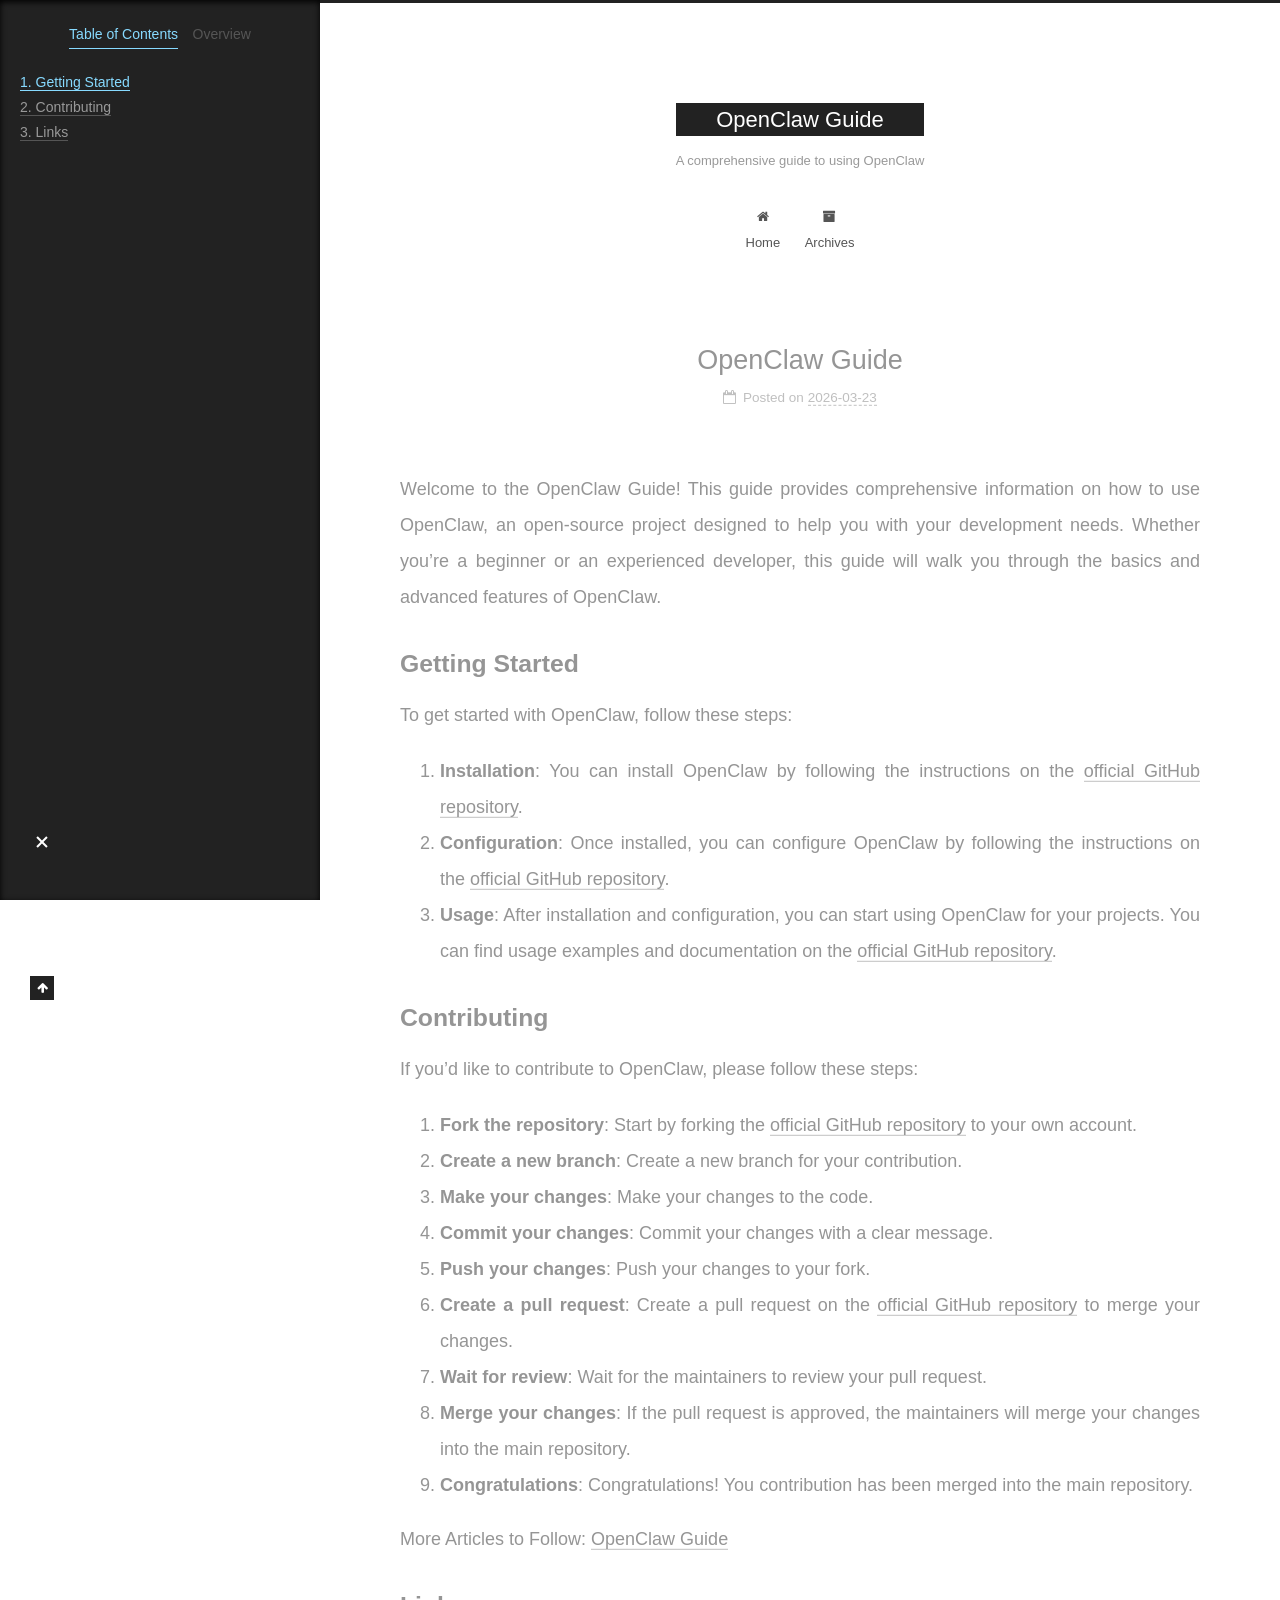
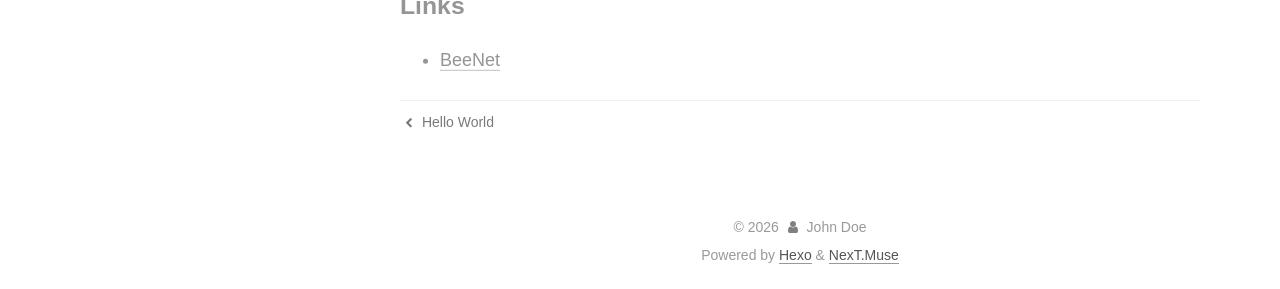
<file: 2026/03/23/openclaw/index.html>
<!DOCTYPE html>
<html lang="en">
<head>
  <meta charset="UTF-8">
<meta name="viewport" content="width=device-width, initial-scale=1, maximum-scale=2">
<meta name="theme-color" content="#222">
<meta name="generator" content="Hexo 8.1.1">
  <link rel="apple-touch-icon" sizes="180x180" href="/images/apple-touch-icon-next.png">
  <link rel="icon" type="image/png" sizes="32x32" href="/images/favicon-32x32-next.png">
  <link rel="icon" type="image/png" sizes="16x16" href="/images/favicon-16x16-next.png">
  <link rel="mask-icon" href="/images/logo.svg" color="#222">

<link rel="stylesheet" href="/css/main.css">


<link rel="stylesheet" href="/lib/font-awesome/css/font-awesome.min.css">

<script id="hexo-configurations">
    var NexT = window.NexT || {};
    var CONFIG = {"hostname":"clawdbots.github.io","root":"/","scheme":"Muse","version":"7.8.0","exturl":false,"sidebar":{"position":"left","display":"post","padding":18,"offset":12,"onmobile":false},"copycode":{"enable":false,"show_result":false,"style":null},"back2top":{"enable":true,"sidebar":false,"scrollpercent":false},"bookmark":{"enable":false,"color":"#222","save":"auto"},"fancybox":false,"mediumzoom":false,"lazyload":false,"pangu":false,"comments":{"style":"tabs","active":null,"storage":true,"lazyload":false,"nav":null},"algolia":{"hits":{"per_page":10},"labels":{"input_placeholder":"Search for Posts","hits_empty":"We didn't find any results for the search: ${query}","hits_stats":"${hits} results found in ${time} ms"}},"localsearch":{"enable":false,"trigger":"auto","top_n_per_article":1,"unescape":false,"preload":false},"motion":{"enable":true,"async":false,"transition":{"post_block":"fadeIn","post_header":"slideDownIn","post_body":"slideDownIn","coll_header":"slideLeftIn","sidebar":"slideUpIn"}}};
  </script>

  <meta name="description" content="Welcome to the OpenClaw Guide! This guide provides comprehensive information on how to use OpenClaw, an open-source project designed to help you with your development needs. Whether you’re a beginner">
<meta property="og:type" content="article">
<meta property="og:title" content="OpenClaw Guide">
<meta property="og:url" content="http://clawdbots.github.io/2026/03/23/openclaw/index.html">
<meta property="og:site_name" content="OpenClaw Guide">
<meta property="og:description" content="Welcome to the OpenClaw Guide! This guide provides comprehensive information on how to use OpenClaw, an open-source project designed to help you with your development needs. Whether you’re a beginner">
<meta property="og:locale" content="en_US">
<meta property="article:published_time" content="2026-03-23T01:27:54.917Z">
<meta property="article:modified_time" content="2026-03-23T01:55:56.061Z">
<meta property="article:author" content="John Doe">
<meta property="article:tag" content="OpenClaw, Guide, Open Source">
<meta name="twitter:card" content="summary">

<link rel="canonical" href="http://clawdbots.github.io/2026/03/23/openclaw/">


<script id="page-configurations">
  // https://hexo.io/docs/variables.html
  CONFIG.page = {
    sidebar: "",
    isHome : false,
    isPost : true,
    lang   : 'en'
  };
</script>

  <title>OpenClaw Guide | OpenClaw Guide</title>
  






  <noscript>
  <style>
  .use-motion .brand,
  .use-motion .menu-item,
  .sidebar-inner,
  .use-motion .post-block,
  .use-motion .pagination,
  .use-motion .comments,
  .use-motion .post-header,
  .use-motion .post-body,
  .use-motion .collection-header { opacity: initial; }

  .use-motion .site-title,
  .use-motion .site-subtitle {
    opacity: initial;
    top: initial;
  }

  .use-motion .logo-line-before i { left: initial; }
  .use-motion .logo-line-after i { right: initial; }
  </style>
</noscript>

</head>

<body itemscope itemtype="http://schema.org/WebPage">
  <div class="container use-motion">
    <div class="headband"></div>

    <header class="header" itemscope itemtype="http://schema.org/WPHeader">
      <div class="header-inner"><div class="site-brand-container">
  <div class="site-nav-toggle">
    <div class="toggle" aria-label="Toggle navigation bar">
      <span class="toggle-line toggle-line-first"></span>
      <span class="toggle-line toggle-line-middle"></span>
      <span class="toggle-line toggle-line-last"></span>
    </div>
  </div>

  <div class="site-meta">

    <a href="/" class="brand" rel="start">
      <span class="logo-line-before"><i></i></span>
      <h1 class="site-title">OpenClaw Guide</h1>
      <span class="logo-line-after"><i></i></span>
    </a>
      <p class="site-subtitle" itemprop="description">A comprehensive guide to using OpenClaw</p>
  </div>

  <div class="site-nav-right">
    <div class="toggle popup-trigger">
    </div>
  </div>
</div>




<nav class="site-nav">
  <ul id="menu" class="menu">
        <li class="menu-item menu-item-home">

    <a href="/" rel="section"><i class="fa fa-fw fa-home"></i>Home</a>

  </li>
        <li class="menu-item menu-item-archives">

    <a href="/archives/" rel="section"><i class="fa fa-fw fa-archive"></i>Archives</a>

  </li>
  </ul>
</nav>




</div>
    </header>

    
  <div class="back-to-top">
    <i class="fa fa-arrow-up"></i>
    <span>0%</span>
  </div>


    <main class="main">
      <div class="main-inner">
        <div class="content-wrap">
          

          <div class="content post posts-expand">
            

    
  
  
  <article itemscope itemtype="http://schema.org/Article" class="post-block" lang="en">
    <link itemprop="mainEntityOfPage" href="http://clawdbots.github.io/2026/03/23/openclaw/">

    <span hidden itemprop="author" itemscope itemtype="http://schema.org/Person">
      <meta itemprop="image" content="/images/avatar.gif">
      <meta itemprop="name" content="John Doe">
      <meta itemprop="description" content="A comprehensive guide to using OpenClaw">
    </span>

    <span hidden itemprop="publisher" itemscope itemtype="http://schema.org/Organization">
      <meta itemprop="name" content="OpenClaw Guide">
    </span>
      <header class="post-header">
        <h1 class="post-title" itemprop="name headline">
          OpenClaw Guide
        </h1>

        <div class="post-meta">
            <span class="post-meta-item">
              <span class="post-meta-item-icon">
                <i class="fa fa-calendar-o"></i>
              </span>
              <span class="post-meta-item-text">Posted on</span>
              

              <time title="Created: 2026-03-23 09:27:54 / Modified: 09:55:56" itemprop="dateCreated datePublished" datetime="2026-03-23T09:27:54+08:00">2026-03-23</time>
            </span>

          

        </div>
      </header>

    
    
    
    <div class="post-body" itemprop="articleBody">

      
        <p>Welcome to the OpenClaw Guide! This guide provides comprehensive information on how to use OpenClaw, an open-source project designed to help you with your development needs. Whether you’re a beginner or an experienced developer, this guide will walk you through the basics and advanced features of OpenClaw.</p>
<h2 id="Getting-Started"><a href="#Getting-Started" class="headerlink" title="Getting Started"></a>Getting Started</h2><p>To get started with OpenClaw, follow these steps:</p>
<ol>
<li><strong>Installation</strong>: You can install OpenClaw by following the instructions on the <a target="_blank" rel="noopener" href="https://github.com/seaoss/openclaw">official GitHub repository</a>.</li>
<li><strong>Configuration</strong>: Once installed, you can configure OpenClaw by following the instructions on the <a target="_blank" rel="noopener" href="https://github.com/seaoss/openclaw">official GitHub repository</a>.</li>
<li><strong>Usage</strong>: After installation and configuration, you can start using OpenClaw for your projects. You can find usage examples and documentation on the <a target="_blank" rel="noopener" href="https://github.com/seaoss/openclaw">official GitHub repository</a>.</li>
</ol>
<span id="more"></span>
<h2 id="Contributing"><a href="#Contributing" class="headerlink" title="Contributing"></a>Contributing</h2><p>If you’d like to contribute to OpenClaw, please follow these steps:</p>
<ol>
<li><strong>Fork the repository</strong>: Start by forking the <a target="_blank" rel="noopener" href="https://github.com/seaoss/openclaw">official GitHub repository</a> to your own account.</li>
<li><strong>Create a new branch</strong>: Create a new branch for your contribution.</li>
<li><strong>Make your changes</strong>: Make your changes to the code.</li>
<li><strong>Commit your changes</strong>: Commit your changes with a clear message.</li>
<li><strong>Push your changes</strong>: Push your changes to your fork.</li>
<li><strong>Create a pull request</strong>: Create a pull request on the <a target="_blank" rel="noopener" href="https://github.com/seaoss/openclaw">official GitHub repository</a> to merge your changes.</li>
<li><strong>Wait for review</strong>: Wait for the maintainers to review your pull request.</li>
<li><strong>Merge your changes</strong>: If the pull request is approved, the maintainers will merge your changes into the main repository.</li>
<li><strong>Congratulations</strong>: Congratulations! You contribution has been merged into the main repository.</li>
</ol>
<p>More Articles to Follow: <a target="_blank" rel="noopener" href="https://app.qiip.cc/9102.html">OpenClaw Guide</a></p>
<h2 id="Links"><a href="#Links" class="headerlink" title="Links"></a>Links</h2><ul>
<li><a target="_blank" rel="noopener" href="https://www.qiip.cc/">BeeNet</a></li>
</ul>
<!-- - [OpenClaw GitHub Repository](https://github.com/seaoss/openclaw)
- [OpenClaw Documentation](https://github.com/seaoss/openclaw/wiki)
- [OpenClaw Issues](https://github.com/seaoss/openclaw/issues)
- [OpenClaw Discussions](https://github.com/seaoss/openclaw/discussions)
- [OpenClaw Chat](https://chat.openclaw.com)
- [OpenClaw Twitter](https://twitter.com/OpenClaw)
- [OpenClaw Facebook](https://www.facebook.com/OpenClaw)
- [OpenClaw LinkedIn](https://www.linkedin.com/company/OpenClaw)
- [OpenClaw YouTube](https://www.youtube.com/OpenClaw)
- [OpenClaw Reddit](https://www.reddit.com/r/OpenClaw)
- [OpenClaw Stack Overflow](https://stackoverflow.com/questions/tagged/OpenClaw)
- [OpenClaw Gitter](https://gitter.im/OpenClaw/community)
- [OpenClaw Discord](https://discord.gg/OpenClaw)
- [OpenClaw Slack](https://OpenClaw.slack.com)
- [OpenClaw Telegram](https://t.me/OpenClaw)
- [OpenClaw WeChat](https://www.wechat.com/OpenClaw)
- [OpenClaw QQ](https://www.qq.com/OpenClaw)
- [OpenClaw DingTalk](https://www.dingtalk.com/OpenClaw)
- [OpenClaw Lark](https://www.feishu.cn/OpenClaw)
- [OpenClaw Zoom](https://zoom.us/OpenClaw)
- [OpenClaw Microsoft Teams](https://www.microsoft.com/teams/OpenClaw)
- [OpenClaw Google Meet](https://meet.google.com/OpenClaw)
- [OpenClaw Skype](https://www.skype.com/OpenClaw)
- [OpenClaw Jitsi](https://meet.jit.si/OpenClaw)
- [OpenClaw BigBlueButton](https://bigbluebutton.org/OpenClaw)
- [OpenClaw Webex](https://www.webex.com/OpenClaw) -->

    </div>

    
    
    

      <footer class="post-footer">

        


        
    <div class="post-nav">
      <div class="post-nav-item">
    <a href="/2026/03/23/hello-world/" rel="prev" title="Hello World">
      <i class="fa fa-chevron-left"></i> Hello World
    </a></div>
      <div class="post-nav-item"></div>
    </div>
      </footer>
    
  </article>
  
  
  



          </div>
          

<script>
  window.addEventListener('tabs:register', () => {
    let { activeClass } = CONFIG.comments;
    if (CONFIG.comments.storage) {
      activeClass = localStorage.getItem('comments_active') || activeClass;
    }
    if (activeClass) {
      let activeTab = document.querySelector(`a[href="#comment-${activeClass}"]`);
      if (activeTab) {
        activeTab.click();
      }
    }
  });
  if (CONFIG.comments.storage) {
    window.addEventListener('tabs:click', event => {
      if (!event.target.matches('.tabs-comment .tab-content .tab-pane')) return;
      let commentClass = event.target.classList[1];
      localStorage.setItem('comments_active', commentClass);
    });
  }
</script>

        </div>
          
  
  <div class="toggle sidebar-toggle">
    <span class="toggle-line toggle-line-first"></span>
    <span class="toggle-line toggle-line-middle"></span>
    <span class="toggle-line toggle-line-last"></span>
  </div>

  <aside class="sidebar">
    <div class="sidebar-inner">

      <ul class="sidebar-nav motion-element">
        <li class="sidebar-nav-toc">
          Table of Contents
        </li>
        <li class="sidebar-nav-overview">
          Overview
        </li>
      </ul>

      <!--noindex-->
      <div class="post-toc-wrap sidebar-panel">
          <div class="post-toc motion-element"><ol class="nav"><li class="nav-item nav-level-2"><a class="nav-link" href="#Getting-Started"><span class="nav-number">1.</span> <span class="nav-text">Getting Started</span></a></li><li class="nav-item nav-level-2"><a class="nav-link" href="#Contributing"><span class="nav-number">2.</span> <span class="nav-text">Contributing</span></a></li><li class="nav-item nav-level-2"><a class="nav-link" href="#Links"><span class="nav-number">3.</span> <span class="nav-text">Links</span></a></li></ol></div>
      </div>
      <!--/noindex-->

      <div class="site-overview-wrap sidebar-panel">
        <div class="site-author motion-element" itemprop="author" itemscope itemtype="http://schema.org/Person">
  <p class="site-author-name" itemprop="name">John Doe</p>
  <div class="site-description" itemprop="description">A comprehensive guide to using OpenClaw</div>
</div>
<div class="site-state-wrap motion-element">
  <nav class="site-state">
      <div class="site-state-item site-state-posts">
          <a href="/archives/">
        
          <span class="site-state-item-count">2</span>
          <span class="site-state-item-name">posts</span>
        </a>
      </div>
  </nav>
</div>


  <div class="links-of-blogroll motion-element">
    <div class="links-of-blogroll-title">
      <i class="fa fa-fw fa-link"></i>
      Links
    </div>
    <ul class="links-of-blogroll-list">
        <li class="links-of-blogroll-item">
          <a href="http://www.qiip.cc/" title="http:&#x2F;&#x2F;www.qiip.cc" rel="noopener" target="_blank">BeeNet</a>
        </li>
    </ul>
  </div>

      </div>

    </div>
  </aside>
  <div id="sidebar-dimmer"></div>


      </div>
    </main>

    <footer class="footer">
      <div class="footer-inner">
        

        

<div class="copyright">
  
  &copy; 
  <span itemprop="copyrightYear">2026</span>
  <span class="with-love">
    <i class="fa fa-user"></i>
  </span>
  <span class="author" itemprop="copyrightHolder">John Doe</span>
</div>
  <div class="powered-by">Powered by <a href="https://hexo.io/" class="theme-link" rel="noopener" target="_blank">Hexo</a> & <a href="https://muse.theme-next.org/" class="theme-link" rel="noopener" target="_blank">NexT.Muse</a>
  </div>

        








      </div>
    </footer>
  </div>

  
  <script src="/lib/anime.min.js"></script>
  <script src="/lib/velocity/velocity.min.js"></script>
  <script src="/lib/velocity/velocity.ui.min.js"></script>

<script src="/js/utils.js"></script>

<script src="/js/motion.js"></script>


<script src="/js/schemes/muse.js"></script>


<script src="/js/next-boot.js"></script>




  















  

  

</body>
</html>
</file>
<file: css/main.css>
:root {
  --body-bg-color: #fff;
  --content-bg-color: #fff;
  --card-bg-color: #f5f5f5;
  --text-color: #555;
  --link-color: #555;
  --link-hover-color: #222;
  --brand-color: #fff;
  --brand-hover-color: #fff;
  --table-row-odd-bg-color: #f9f9f9;
  --table-row-hover-bg-color: #f5f5f5;
  --menu-item-bg-color: #f5f5f5;
  --btn-default-bg: #222;
  --btn-default-color: #fff;
  --btn-default-border-color: #222;
  --btn-default-hover-bg: #fff;
  --btn-default-hover-color: #222;
  --btn-default-hover-border-color: #222;
}
html {
  line-height: 1.15; /* 1 */
  -webkit-text-size-adjust: 100%; /* 2 */
}
body {
  margin: 0;
}
main {
  display: block;
}
h1 {
  font-size: 2em;
  margin: 0.67em 0;
}
hr {
  box-sizing: content-box; /* 1 */
  height: 0; /* 1 */
  overflow: visible; /* 2 */
}
pre {
  font-family: monospace, monospace; /* 1 */
  font-size: 1em; /* 2 */
}
a {
  background: transparent;
}
abbr[title] {
  border-bottom: none; /* 1 */
  text-decoration: underline; /* 2 */
  text-decoration: underline dotted; /* 2 */
}
b,
strong {
  font-weight: bolder;
}
code,
kbd,
samp {
  font-family: monospace, monospace; /* 1 */
  font-size: 1em; /* 2 */
}
small {
  font-size: 80%;
}
sub,
sup {
  font-size: 75%;
  line-height: 0;
  position: relative;
  vertical-align: baseline;
}
sub {
  bottom: -0.25em;
}
sup {
  top: -0.5em;
}
img {
  border-style: none;
}
button,
input,
optgroup,
select,
textarea {
  font-family: inherit; /* 1 */
  font-size: 100%; /* 1 */
  line-height: 1.15; /* 1 */
  margin: 0; /* 2 */
}
button,
input {
/* 1 */
  overflow: visible;
}
button,
select {
/* 1 */
  text-transform: none;
}
button,
[type='button'],
[type='reset'],
[type='submit'] {
  -webkit-appearance: button;
}
button::-moz-focus-inner,
[type='button']::-moz-focus-inner,
[type='reset']::-moz-focus-inner,
[type='submit']::-moz-focus-inner {
  border-style: none;
  padding: 0;
}
button:-moz-focusring,
[type='button']:-moz-focusring,
[type='reset']:-moz-focusring,
[type='submit']:-moz-focusring {
  outline: 1px dotted ButtonText;
}
fieldset {
  padding: 0.35em 0.75em 0.625em;
}
legend {
  box-sizing: border-box; /* 1 */
  color: inherit; /* 2 */
  display: table; /* 1 */
  max-width: 100%; /* 1 */
  padding: 0; /* 3 */
  white-space: normal; /* 1 */
}
progress {
  vertical-align: baseline;
}
textarea {
  overflow: auto;
}
[type='checkbox'],
[type='radio'] {
  box-sizing: border-box; /* 1 */
  padding: 0; /* 2 */
}
[type='number']::-webkit-inner-spin-button,
[type='number']::-webkit-outer-spin-button {
  height: auto;
}
[type='search'] {
  outline-offset: -2px; /* 2 */
  -webkit-appearance: textfield; /* 1 */
}
[type='search']::-webkit-search-decoration {
  -webkit-appearance: none;
}
::-webkit-file-upload-button {
  font: inherit; /* 2 */
  -webkit-appearance: button; /* 1 */
}
details {
  display: block;
}
summary {
  display: list-item;
}
template {
  display: none;
}
[hidden] {
  display: none;
}
::selection {
  background: #262a30;
  color: #eee;
}
html,
body {
  height: 100%;
}
body {
  background: var(--body-bg-color);
  color: var(--text-color);
  font-family: 'Lato', "PingFang SC", "Microsoft YaHei", sans-serif;
  font-size: 1em;
  line-height: 2;
}
@media (max-width: 991px) {
  body {
    padding-left: 0 !important;
    padding-right: 0 !important;
  }
}
h1,
h2,
h3,
h4,
h5,
h6 {
  font-family: 'Lato', "PingFang SC", "Microsoft YaHei", sans-serif;
  font-weight: bold;
  line-height: 1.5;
  margin: 20px 0 15px;
}
h1 {
  font-size: 1.5em;
}
h2 {
  font-size: 1.375em;
}
h3 {
  font-size: 1.25em;
}
h4 {
  font-size: 1.125em;
}
h5 {
  font-size: 1em;
}
h6 {
  font-size: 0.875em;
}
p {
  margin: 0 0 20px 0;
}
a,
span.exturl {
  border-bottom: 1px solid #999;
  color: var(--link-color);
  outline: 0;
  text-decoration: none;
  overflow-wrap: break-word;
  word-wrap: break-word;
  cursor: pointer;
}
a:hover,
span.exturl:hover {
  border-bottom-color: var(--link-hover-color);
  color: var(--link-hover-color);
}
iframe,
img,
video {
  display: block;
  margin-left: auto;
  margin-right: auto;
  max-width: 100%;
}
hr {
  background-image: repeating-linear-gradient(-45deg, #ddd, #ddd 4px, transparent 4px, transparent 8px);
  border: 0;
  height: 3px;
  margin: 40px 0;
}
blockquote {
  border-left: 4px solid #ddd;
  color: #666;
  margin: 0;
  padding: 0 15px;
}
blockquote cite::before {
  content: '-';
  padding: 0 5px;
}
dt {
  font-weight: bold;
}
dd {
  margin: 0;
  padding: 0;
}
kbd {
  background-color: #f5f5f5;
  background-image: linear-gradient(#eee, #fff, #eee);
  border: 1px solid #ccc;
  border-radius: 0.2em;
  box-shadow: 0.1em 0.1em 0.2em rgba(0,0,0,0.1);
  color: #555;
  font-family: inherit;
  padding: 0.1em 0.3em;
  white-space: nowrap;
}
.table-container {
  overflow: auto;
}
table {
  border-collapse: collapse;
  border-spacing: 0;
  font-size: 0.875em;
  margin: 0 0 20px 0;
  width: 100%;
}
tbody tr:nth-of-type(odd) {
  background: var(--table-row-odd-bg-color);
}
tbody tr:hover {
  background: var(--table-row-hover-bg-color);
}
caption,
th,
td {
  font-weight: normal;
  padding: 8px;
  text-align: left;
  vertical-align: middle;
}
th,
td {
  border: 1px solid #ddd;
  border-bottom: 3px solid #ddd;
}
th {
  font-weight: 700;
  padding-bottom: 10px;
}
td {
  border-bottom-width: 1px;
}
.btn {
  background: var(--btn-default-bg);
  border: 2px solid var(--btn-default-border-color);
  border-radius: 0;
  color: var(--btn-default-color);
  display: inline-block;
  font-size: 0.875em;
  line-height: 2;
  padding: 0 20px;
  text-decoration: none;
  transition-property: background-color;
  transition-delay: 0s;
  transition-duration: 0.2s;
  transition-timing-function: ease-in-out;
}
.btn:hover {
  background: var(--btn-default-hover-bg);
  border-color: var(--btn-default-hover-border-color);
  color: var(--btn-default-hover-color);
}
.btn + .btn {
  margin: 0 0 8px 8px;
}
.btn .fa-fw {
  text-align: left;
  width: 1.285714285714286em;
}
.toggle {
  line-height: 0;
}
.toggle .toggle-line {
  background: #fff;
  display: inline-block;
  height: 2px;
  left: 0;
  position: relative;
  top: 0;
  transition: all 0.4s;
  vertical-align: top;
  width: 100%;
}
.toggle .toggle-line:not(:first-child) {
  margin-top: 3px;
}
.toggle.toggle-arrow .toggle-line-first {
  left: 50%;
  top: 2px;
  transform: rotate(45deg);
  width: 50%;
}
.toggle.toggle-arrow .toggle-line-middle {
  left: 2px;
  width: 90%;
}
.toggle.toggle-arrow .toggle-line-last {
  left: 50%;
  top: -2px;
  transform: rotate(-45deg);
  width: 50%;
}
.toggle.toggle-close .toggle-line-first {
  transform: rotate(-45deg);
  top: 5px;
}
.toggle.toggle-close .toggle-line-middle {
  opacity: 0;
}
.toggle.toggle-close .toggle-line-last {
  transform: rotate(45deg);
  top: -5px;
}
.highlight,
pre {
  background: #f7f7f7;
  color: #4d4d4c;
  line-height: 1.6;
  margin: 0 auto 20px;
}
pre,
code {
  font-family: consolas, Menlo, monospace, "PingFang SC", "Microsoft YaHei";
}
code {
  background: #eee;
  border-radius: 3px;
  color: #555;
  padding: 2px 4px;
  overflow-wrap: break-word;
  word-wrap: break-word;
}
.highlight *::selection {
  background: #d6d6d6;
}
.highlight pre {
  border: 0;
  margin: 0;
  padding: 10px 0;
}
.highlight table {
  border: 0;
  margin: 0;
  width: auto;
}
.highlight td {
  border: 0;
  padding: 0;
}
.highlight figcaption {
  background: #eff2f3;
  color: #4d4d4c;
  display: flex;
  font-size: 0.875em;
  justify-content: space-between;
  line-height: 1.2;
  padding: 0.5em;
}
.highlight figcaption a {
  color: #4d4d4c;
}
.highlight figcaption a:hover {
  border-bottom-color: #4d4d4c;
}
.highlight .gutter {
  -moz-user-select: none;
  -ms-user-select: none;
  -webkit-user-select: none;
  user-select: none;
}
.highlight .gutter pre {
  background: #eff2f3;
  color: #869194;
  padding-left: 10px;
  padding-right: 10px;
  text-align: right;
}
.highlight .code pre {
  background: #f7f7f7;
  padding-left: 10px;
  width: 100%;
}
.gist table {
  width: auto;
}
.gist table td {
  border: 0;
}
pre {
  overflow: auto;
  padding: 10px;
}
pre code {
  background: none;
  color: #4d4d4c;
  font-size: 0.875em;
  padding: 0;
  text-shadow: none;
}
pre .deletion {
  background: #fdd;
}
pre .addition {
  background: #dfd;
}
pre .meta {
  color: #eab700;
  -moz-user-select: none;
  -ms-user-select: none;
  -webkit-user-select: none;
  user-select: none;
}
pre .comment {
  color: #8e908c;
}
pre .variable,
pre .attribute,
pre .tag,
pre .name,
pre .regexp,
pre .ruby .constant,
pre .xml .tag .title,
pre .xml .pi,
pre .xml .doctype,
pre .html .doctype,
pre .css .id,
pre .css .class,
pre .css .pseudo {
  color: #c82829;
}
pre .number,
pre .preprocessor,
pre .built_in,
pre .builtin-name,
pre .literal,
pre .params,
pre .constant,
pre .command {
  color: #f5871f;
}
pre .ruby .class .title,
pre .css .rules .attribute,
pre .string,
pre .symbol,
pre .value,
pre .inheritance,
pre .header,
pre .ruby .symbol,
pre .xml .cdata,
pre .special,
pre .formula {
  color: #718c00;
}
pre .title,
pre .css .hexcolor {
  color: #3e999f;
}
pre .function,
pre .python .decorator,
pre .python .title,
pre .ruby .function .title,
pre .ruby .title .keyword,
pre .perl .sub,
pre .javascript .title,
pre .coffeescript .title {
  color: #4271ae;
}
pre .keyword,
pre .javascript .function {
  color: #8959a8;
}
.blockquote-center {
  border-left: none;
  margin: 40px 0;
  padding: 0;
  position: relative;
  text-align: center;
}
.blockquote-center::before,
.blockquote-center::after {
  background-repeat: no-repeat;
  background-size: 22px 22px;
  content: ' ';
  display: block;
  height: 24px;
  opacity: 0.2;
  position: absolute;
  width: 100%;
}
.blockquote-center::before {
  background-image: url("../images/quote-l.svg");
  background-position: 0 -6px;
  border-top: 1px solid #ccc;
  top: -20px;
}
.blockquote-center::after {
  background-image: url("../images/quote-r.svg");
  background-position: 100% 8px;
  border-bottom: 1px solid #ccc;
  bottom: -20px;
}
.blockquote-center p,
.blockquote-center div {
  text-align: center;
}
.post-body .group-picture img {
  margin: 0 auto;
  padding: 0 3px;
}
.group-picture-row {
  margin-bottom: 6px;
  overflow: hidden;
}
.group-picture-column {
  float: left;
  margin-bottom: 10px;
}
.post-body .label {
  color: #555;
  display: inline;
  padding: 0 2px;
}
.post-body .label.default {
  background: #f0f0f0;
}
.post-body .label.primary {
  background: #efe6f7;
}
.post-body .label.info {
  background: #e5f2f8;
}
.post-body .label.success {
  background: #e7f4e9;
}
.post-body .label.warning {
  background: #fcf6e1;
}
.post-body .label.danger {
  background: #fae8eb;
}
.post-body .tabs {
  margin-bottom: 20px;
}
.post-body .tabs,
.tabs-comment {
  display: block;
  padding-top: 10px;
  position: relative;
}
.post-body .tabs ul.nav-tabs,
.tabs-comment ul.nav-tabs {
  display: flex;
  flex-wrap: wrap;
  margin: 0;
  margin-bottom: -1px;
  padding: 0;
}
@media (max-width: 413px) {
  .post-body .tabs ul.nav-tabs,
  .tabs-comment ul.nav-tabs {
    display: block;
    margin-bottom: 5px;
  }
}
.post-body .tabs ul.nav-tabs li.tab,
.tabs-comment ul.nav-tabs li.tab {
  border-bottom: 1px solid #ddd;
  border-left: 1px solid transparent;
  border-right: 1px solid transparent;
  border-top: 3px solid transparent;
  flex-grow: 1;
  list-style-type: none;
  border-radius: 0 0 0 0;
}
@media (max-width: 413px) {
  .post-body .tabs ul.nav-tabs li.tab,
  .tabs-comment ul.nav-tabs li.tab {
    border-bottom: 1px solid transparent;
    border-left: 3px solid transparent;
    border-right: 1px solid transparent;
    border-top: 1px solid transparent;
  }
}
@media (max-width: 413px) {
  .post-body .tabs ul.nav-tabs li.tab,
  .tabs-comment ul.nav-tabs li.tab {
    border-radius: 0;
  }
}
.post-body .tabs ul.nav-tabs li.tab a,
.tabs-comment ul.nav-tabs li.tab a {
  border-bottom: initial;
  display: block;
  line-height: 1.8;
  outline: 0;
  padding: 0.25em 0.75em;
  text-align: center;
  transition-delay: 0s;
  transition-duration: 0.2s;
  transition-timing-function: ease-out;
}
.post-body .tabs ul.nav-tabs li.tab a i,
.tabs-comment ul.nav-tabs li.tab a i {
  width: 1.285714285714286em;
}
.post-body .tabs ul.nav-tabs li.tab.active,
.tabs-comment ul.nav-tabs li.tab.active {
  border-bottom: 1px solid transparent;
  border-left: 1px solid #ddd;
  border-right: 1px solid #ddd;
  border-top: 3px solid #fc6423;
}
@media (max-width: 413px) {
  .post-body .tabs ul.nav-tabs li.tab.active,
  .tabs-comment ul.nav-tabs li.tab.active {
    border-bottom: 1px solid #ddd;
    border-left: 3px solid #fc6423;
    border-right: 1px solid #ddd;
    border-top: 1px solid #ddd;
  }
}
.post-body .tabs ul.nav-tabs li.tab.active a,
.tabs-comment ul.nav-tabs li.tab.active a {
  color: var(--link-color);
  cursor: default;
}
.post-body .tabs .tab-content .tab-pane,
.tabs-comment .tab-content .tab-pane {
  border: 1px solid #ddd;
  border-top: 0;
  padding: 20px 20px 0 20px;
  border-radius: 0;
}
.post-body .tabs .tab-content .tab-pane:not(.active),
.tabs-comment .tab-content .tab-pane:not(.active) {
  display: none;
}
.post-body .tabs .tab-content .tab-pane.active,
.tabs-comment .tab-content .tab-pane.active {
  display: block;
}
.post-body .tabs .tab-content .tab-pane.active:nth-of-type(1),
.tabs-comment .tab-content .tab-pane.active:nth-of-type(1) {
  border-radius: 0 0 0 0;
}
@media (max-width: 413px) {
  .post-body .tabs .tab-content .tab-pane.active:nth-of-type(1),
  .tabs-comment .tab-content .tab-pane.active:nth-of-type(1) {
    border-radius: 0;
  }
}
.post-body .note {
  border-radius: 3px;
  margin-bottom: 20px;
  padding: 1em;
  position: relative;
  border: 1px solid #eee;
  border-left-width: 5px;
}
.post-body .note h2,
.post-body .note h3,
.post-body .note h4,
.post-body .note h5,
.post-body .note h6 {
  margin-top: 0;
  border-bottom: initial;
  margin-bottom: 0;
  padding-top: 0;
}
.post-body .note p:first-child,
.post-body .note ul:first-child,
.post-body .note ol:first-child,
.post-body .note table:first-child,
.post-body .note pre:first-child,
.post-body .note blockquote:first-child,
.post-body .note img:first-child {
  margin-top: 0;
}
.post-body .note p:last-child,
.post-body .note ul:last-child,
.post-body .note ol:last-child,
.post-body .note table:last-child,
.post-body .note pre:last-child,
.post-body .note blockquote:last-child,
.post-body .note img:last-child {
  margin-bottom: 0;
}
.post-body .note.default {
  border-left-color: #777;
}
.post-body .note.default h2,
.post-body .note.default h3,
.post-body .note.default h4,
.post-body .note.default h5,
.post-body .note.default h6 {
  color: #777;
}
.post-body .note.primary {
  border-left-color: #6f42c1;
}
.post-body .note.primary h2,
.post-body .note.primary h3,
.post-body .note.primary h4,
.post-body .note.primary h5,
.post-body .note.primary h6 {
  color: #6f42c1;
}
.post-body .note.info {
  border-left-color: #428bca;
}
.post-body .note.info h2,
.post-body .note.info h3,
.post-body .note.info h4,
.post-body .note.info h5,
.post-body .note.info h6 {
  color: #428bca;
}
.post-body .note.success {
  border-left-color: #5cb85c;
}
.post-body .note.success h2,
.post-body .note.success h3,
.post-body .note.success h4,
.post-body .note.success h5,
.post-body .note.success h6 {
  color: #5cb85c;
}
.post-body .note.warning {
  border-left-color: #f0ad4e;
}
.post-body .note.warning h2,
.post-body .note.warning h3,
.post-body .note.warning h4,
.post-body .note.warning h5,
.post-body .note.warning h6 {
  color: #f0ad4e;
}
.post-body .note.danger {
  border-left-color: #d9534f;
}
.post-body .note.danger h2,
.post-body .note.danger h3,
.post-body .note.danger h4,
.post-body .note.danger h5,
.post-body .note.danger h6 {
  color: #d9534f;
}
.pagination .prev,
.pagination .next,
.pagination .page-number,
.pagination .space {
  display: inline-block;
  margin: 0 10px;
  padding: 0 11px;
  position: relative;
  top: -1px;
}
@media (max-width: 767px) {
  .pagination .prev,
  .pagination .next,
  .pagination .page-number,
  .pagination .space {
    margin: 0 5px;
  }
}
.pagination {
  border-top: 1px solid #eee;
  margin: 120px 0 0;
  text-align: center;
}
.pagination .prev,
.pagination .next,
.pagination .page-number {
  border-bottom: 0;
  border-top: 1px solid #eee;
  transition-property: border-color;
  transition-delay: 0s;
  transition-duration: 0.2s;
  transition-timing-function: ease-in-out;
}
.pagination .prev:hover,
.pagination .next:hover,
.pagination .page-number:hover {
  border-top-color: #222;
}
.pagination .space {
  margin: 0;
  padding: 0;
}
.pagination .prev {
  margin-left: 0;
}
.pagination .next {
  margin-right: 0;
}
.pagination .page-number.current {
  background: #ccc;
  border-top-color: #ccc;
  color: #fff;
}
@media (max-width: 767px) {
  .pagination {
    border-top: none;
  }
  .pagination .prev,
  .pagination .next,
  .pagination .page-number {
    border-bottom: 1px solid #eee;
    border-top: 0;
    margin-bottom: 10px;
    padding: 0 10px;
  }
  .pagination .prev:hover,
  .pagination .next:hover,
  .pagination .page-number:hover {
    border-bottom-color: #222;
  }
}
.comments {
  margin-top: 60px;
  overflow: hidden;
}
.comment-button-group {
  display: flex;
  flex-wrap: wrap-reverse;
  justify-content: center;
  margin: 1em 0;
}
.comment-button-group .comment-button {
  margin: 0.1em 0.2em;
}
.comment-button-group .comment-button.active {
  background: var(--btn-default-hover-bg);
  border-color: var(--btn-default-hover-border-color);
  color: var(--btn-default-hover-color);
}
.comment-position {
  display: none;
}
.comment-position.active {
  display: block;
}
.tabs-comment {
  background: var(--content-bg-color);
  margin-top: 4em;
  padding-top: 0;
}
.tabs-comment .comments {
  border: 0;
  box-shadow: none;
  margin-top: 0;
  padding-top: 0;
}
.container {
  min-height: 100%;
  position: relative;
}
.main-inner {
  margin: 0 auto;
  width: 700px;
}
@media (min-width: 1200px) {
  .main-inner {
    width: 800px;
  }
}
@media (min-width: 1600px) {
  .main-inner {
    width: 900px;
  }
}
@media (max-width: 767px) {
  .content-wrap {
    padding: 0 20px;
  }
}
.header {
  background: transparent;
}
.header-inner {
  margin: 0 auto;
  width: 700px;
}
@media (min-width: 1200px) {
  .header-inner {
    width: 800px;
  }
}
@media (min-width: 1600px) {
  .header-inner {
    width: 900px;
  }
}
.site-brand-container {
  display: flex;
  flex-shrink: 0;
  padding: 0 10px;
}
.headband {
  background: #222;
  height: 3px;
}
.site-meta {
  flex-grow: 1;
  text-align: center;
}
@media (max-width: 767px) {
  .site-meta {
    text-align: center;
  }
}
.brand {
  border-bottom: none;
  color: var(--brand-color);
  display: inline-block;
  line-height: 1.375em;
  padding: 0 40px;
  position: relative;
}
.brand:hover {
  color: var(--brand-hover-color);
}
.site-title {
  font-family: 'Lato', "PingFang SC", "Microsoft YaHei", sans-serif;
  font-size: 1.375em;
  font-weight: normal;
  margin: 0;
}
.site-subtitle {
  color: #999;
  font-size: 0.8125em;
  margin: 10px 0;
}
.use-motion .brand {
  opacity: 0;
}
.use-motion .site-title,
.use-motion .site-subtitle,
.use-motion .custom-logo-image {
  opacity: 0;
  position: relative;
  top: -10px;
}
.site-nav-toggle,
.site-nav-right {
  display: none;
}
@media (max-width: 767px) {
  .site-nav-toggle,
  .site-nav-right {
    display: flex;
    flex-direction: column;
    justify-content: center;
  }
}
.site-nav-toggle .toggle,
.site-nav-right .toggle {
  color: var(--text-color);
  padding: 10px;
  width: 22px;
}
.site-nav-toggle .toggle .toggle-line,
.site-nav-right .toggle .toggle-line {
  background: var(--text-color);
  border-radius: 1px;
}
.site-nav {
  display: block;
}
@media (max-width: 767px) {
  .site-nav {
    clear: both;
    display: none;
  }
}
.site-nav.site-nav-on {
  display: block;
}
.menu {
  margin-top: 20px;
  padding-left: 0;
  text-align: center;
}
.menu-item {
  display: inline-block;
  list-style: none;
  margin: 0 10px;
}
@media (max-width: 767px) {
  .menu-item {
    display: block;
    margin-top: 10px;
  }
  .menu-item.menu-item-search {
    display: none;
  }
}
.menu-item a,
.menu-item span.exturl {
  border-bottom: 0;
  display: block;
  font-size: 0.8125em;
  transition-property: border-color;
  transition-delay: 0s;
  transition-duration: 0.2s;
  transition-timing-function: ease-in-out;
}
@media (hover: none) {
  .menu-item a:hover,
  .menu-item span.exturl:hover {
    border-bottom-color: transparent !important;
  }
}
.menu-item .fa {
  margin-right: 8px;
}
.menu-item .badge {
  display: inline-block;
  font-weight: bold;
  line-height: 1;
  margin-left: 0.35em;
  margin-top: 0.35em;
  text-align: center;
  white-space: nowrap;
}
@media (max-width: 767px) {
  .menu-item .badge {
    float: right;
    margin-left: 0;
  }
}
.menu-item-active a,
.menu .menu-item a:hover,
.menu .menu-item span.exturl:hover {
  background: var(--menu-item-bg-color);
}
.use-motion .menu-item {
  opacity: 0;
}
.sidebar {
  background: #222;
  bottom: 0;
  box-shadow: inset 0 2px 6px #000;
  position: fixed;
  top: 0;
}
@media (max-width: 991px) {
  .sidebar {
    display: none;
  }
}
.sidebar-inner {
  color: #999;
  padding: 18px 10px;
  text-align: center;
}
.cc-license {
  margin-top: 10px;
  text-align: center;
}
.cc-license .cc-opacity {
  border-bottom: none;
  opacity: 0.7;
}
.cc-license .cc-opacity:hover {
  opacity: 0.9;
}
.cc-license img {
  display: inline-block;
}
.site-author-image {
  border: 2px solid #333;
  display: block;
  margin: 0 auto;
  max-width: 96px;
  padding: 2px;
}
.site-author-name {
  color: #f5f5f5;
  font-weight: normal;
  margin: 5px 0 0;
  text-align: center;
}
.site-description {
  color: #999;
  font-size: 1em;
  margin-top: 5px;
  text-align: center;
}
.links-of-author {
  margin-top: 15px;
}
.links-of-author a,
.links-of-author span.exturl {
  border-bottom-color: #555;
  display: inline-block;
  font-size: 0.8125em;
  margin-bottom: 10px;
  margin-right: 10px;
  vertical-align: middle;
}
.links-of-author a::before,
.links-of-author span.exturl::before {
  background: #d1b0f4;
  border-radius: 50%;
  content: ' ';
  display: inline-block;
  height: 4px;
  margin-right: 3px;
  vertical-align: middle;
  width: 4px;
}
.sidebar-button {
  margin-top: 15px;
}
.sidebar-button a {
  border: 1px solid #fc6423;
  border-radius: 4px;
  color: #fc6423;
  display: inline-block;
  padding: 0 15px;
}
.sidebar-button a .fa {
  margin-right: 5px;
}
.sidebar-button a:hover {
  background: #fc6423;
  border: 1px solid #fc6423;
  color: #fff;
}
.sidebar-button a:hover .fa {
  color: #fff;
}
.links-of-blogroll {
  font-size: 0.8125em;
  margin-top: 10px;
}
.links-of-blogroll-title {
  font-size: 0.875em;
  font-weight: 600;
  margin-top: 0;
}
.links-of-blogroll-list {
  list-style: none;
  margin: 0;
  padding: 0;
}
#sidebar-dimmer {
  display: none;
}
@media (max-width: 767px) {
  #sidebar-dimmer {
    background: #000;
    display: block;
    height: 100%;
    left: 100%;
    opacity: 0;
    position: fixed;
    top: 0;
    width: 100%;
    z-index: 1100;
  }
  .sidebar-active + #sidebar-dimmer {
    opacity: 0.7;
    transform: translateX(-100%);
    transition: opacity 0.5s;
  }
}
.sidebar-nav {
  margin: 0;
  padding-bottom: 20px;
  padding-left: 0;
}
.sidebar-nav li {
  border-bottom: 1px solid transparent;
  color: #555;
  cursor: pointer;
  display: inline-block;
  font-size: 0.875em;
}
.sidebar-nav li.sidebar-nav-overview {
  margin-left: 10px;
}
.sidebar-nav li:hover {
  color: #f5f5f5;
}
.sidebar-nav .sidebar-nav-active {
  border-bottom-color: #87daff;
  color: #87daff;
}
.sidebar-nav .sidebar-nav-active:hover {
  color: #87daff;
}
.sidebar-panel {
  display: none;
  overflow-x: hidden;
  overflow-y: auto;
}
.sidebar-panel-active {
  display: block;
}
.sidebar-toggle {
  background: #222;
  bottom: 45px;
  cursor: pointer;
  height: 14px;
  left: 30px;
  padding: 5px;
  position: fixed;
  width: 14px;
  z-index: 1300;
}
@media (max-width: 991px) {
  .sidebar-toggle {
    left: 20px;
    opacity: 0.8;
    display: none;
  }
}
.sidebar-toggle:hover .toggle-line {
  background: #87daff;
}
.post-toc {
  font-size: 0.875em;
}
.post-toc ol {
  list-style: none;
  margin: 0;
  padding: 0 2px 5px 10px;
  text-align: left;
}
.post-toc ol > ol {
  padding-left: 0;
}
.post-toc ol a {
  transition-property: all;
  transition-delay: 0s;
  transition-duration: 0.2s;
  transition-timing-function: ease-in-out;
}
.post-toc .nav-item {
  line-height: 1.8;
  overflow: hidden;
  text-overflow: ellipsis;
  white-space: nowrap;
}
.post-toc .nav .nav-child {
  display: none;
}
.post-toc .nav .active > .nav-child {
  display: block;
}
.post-toc .nav .active-current > .nav-child {
  display: block;
}
.post-toc .nav .active-current > .nav-child > .nav-item {
  display: block;
}
.post-toc .nav .active > a {
  border-bottom-color: #87daff;
  color: #87daff;
}
.post-toc .nav .active-current > a {
  color: #87daff;
}
.post-toc .nav .active-current > a:hover {
  color: #87daff;
}
.site-state {
  display: flex;
  justify-content: center;
  line-height: 1.4;
  margin-top: 10px;
  overflow: hidden;
  text-align: center;
  white-space: nowrap;
}
.site-state-item {
  padding: 0 15px;
}
.site-state-item:not(:first-child) {
  border-left: 1px solid #333;
}
.site-state-item a {
  border-bottom: none;
}
.site-state-item-count {
  display: block;
  font-size: 1.25em;
  font-weight: 600;
  text-align: center;
}
.site-state-item-name {
  color: inherit;
  font-size: 0.875em;
}
.footer {
  color: #999;
  font-size: 0.875em;
  padding: 20px 0;
}
.footer.footer-fixed {
  bottom: 0;
  left: 0;
  position: absolute;
  right: 0;
}
.footer-inner {
  box-sizing: border-box;
  margin: 0 auto;
  text-align: center;
  width: 700px;
}
@media (min-width: 1200px) {
  .footer-inner {
    width: 800px;
  }
}
@media (min-width: 1600px) {
  .footer-inner {
    width: 900px;
  }
}
.languages {
  display: inline-block;
  font-size: 1.125em;
  position: relative;
}
.languages .lang-select-label span {
  margin: 0 0.5em;
}
.languages .lang-select {
  height: 100%;
  left: 0;
  opacity: 0;
  position: absolute;
  top: 0;
  width: 100%;
}
.with-love {
  color: #808080;
  display: inline-block;
  margin: 0 5px;
}
.powered-by,
.theme-info {
  display: inline-block;
}
@-moz-keyframes iconAnimate {
  0%, 100% {
    transform: scale(1);
  }
  10%, 30% {
    transform: scale(0.9);
  }
  20%, 40%, 60%, 80% {
    transform: scale(1.1);
  }
  50%, 70% {
    transform: scale(1.1);
  }
}
@-webkit-keyframes iconAnimate {
  0%, 100% {
    transform: scale(1);
  }
  10%, 30% {
    transform: scale(0.9);
  }
  20%, 40%, 60%, 80% {
    transform: scale(1.1);
  }
  50%, 70% {
    transform: scale(1.1);
  }
}
@-o-keyframes iconAnimate {
  0%, 100% {
    transform: scale(1);
  }
  10%, 30% {
    transform: scale(0.9);
  }
  20%, 40%, 60%, 80% {
    transform: scale(1.1);
  }
  50%, 70% {
    transform: scale(1.1);
  }
}
@keyframes iconAnimate {
  0%, 100% {
    transform: scale(1);
  }
  10%, 30% {
    transform: scale(0.9);
  }
  20%, 40%, 60%, 80% {
    transform: scale(1.1);
  }
  50%, 70% {
    transform: scale(1.1);
  }
}
.back-to-top {
  font-size: 12px;
  text-align: center;
  transition-delay: 0s;
  transition-duration: 0.2s;
  transition-timing-function: ease-in-out;
}
.back-to-top {
  background: #222;
  bottom: -100px;
  box-sizing: border-box;
  color: #fff;
  cursor: pointer;
  left: 30px;
  opacity: 1;
  padding: 0 6px;
  position: fixed;
  transition-property: bottom;
  z-index: 1300;
  width: 24px;
}
.back-to-top span {
  display: none;
}
.back-to-top:hover {
  color: #87daff;
}
.back-to-top.back-to-top-on {
  bottom: 19px;
}
@media (max-width: 991px) {
  .back-to-top {
    left: 20px;
    opacity: 0.8;
  }
}
.post-body {
  font-family: 'Lato', "PingFang SC", "Microsoft YaHei", sans-serif;
  overflow-wrap: break-word;
  word-wrap: break-word;
}
@media (min-width: 1200px) {
  .post-body {
    font-size: 1.125em;
  }
}
.post-body .exturl .fa {
  font-size: 0.875em;
  margin-left: 4px;
}
.post-body .image-caption,
.post-body .figure .caption {
  color: #999;
  font-size: 0.875em;
  font-weight: bold;
  line-height: 1;
  margin: -20px auto 15px;
  text-align: center;
}
.post-sticky-flag {
  display: inline-block;
  transform: rotate(30deg);
}
.post-button {
  margin-top: 40px;
  text-align: center;
}
.use-motion .post-block,
.use-motion .pagination,
.use-motion .comments {
  opacity: 0;
}
.use-motion .post-header {
  opacity: 0;
}
.use-motion .post-body {
  opacity: 0;
}
.use-motion .collection-header {
  opacity: 0;
}
.posts-collapse {
  margin-left: 35px;
  position: relative;
}
@media (max-width: 767px) {
  .posts-collapse {
    margin-left: 0px;
    margin-right: 0px;
  }
}
.posts-collapse .collection-title {
  font-size: 1.125em;
  position: relative;
}
.posts-collapse .collection-title::before {
  background: #999;
  border: 1px solid #fff;
  border-radius: 50%;
  content: ' ';
  height: 10px;
  left: 0;
  margin-left: -6px;
  margin-top: -4px;
  position: absolute;
  top: 50%;
  width: 10px;
}
.posts-collapse .collection-year {
  font-size: 1.5em;
  font-weight: bold;
  margin: 60px 0;
  position: relative;
}
.posts-collapse .collection-year::before {
  background: #bbb;
  border-radius: 50%;
  content: ' ';
  height: 8px;
  left: 0;
  margin-left: -4px;
  margin-top: -4px;
  position: absolute;
  top: 50%;
  width: 8px;
}
.posts-collapse .collection-header {
  display: block;
  margin: 0 0 0 20px;
}
.posts-collapse .collection-header small {
  color: #bbb;
  margin-left: 5px;
}
.posts-collapse .post-header {
  border-bottom: 1px dashed #ccc;
  margin: 30px 0;
  padding-left: 15px;
  position: relative;
  transition-property: border;
  transition-delay: 0s;
  transition-duration: 0.2s;
  transition-timing-function: ease-in-out;
}
.posts-collapse .post-header::before {
  background: #bbb;
  border: 1px solid #fff;
  border-radius: 50%;
  content: ' ';
  height: 6px;
  left: 0;
  margin-left: -4px;
  position: absolute;
  top: 0.75em;
  transition-property: background;
  width: 6px;
  transition-delay: 0s;
  transition-duration: 0.2s;
  transition-timing-function: ease-in-out;
}
.posts-collapse .post-header:hover {
  border-bottom-color: #666;
}
.posts-collapse .post-header:hover::before {
  background: #222;
}
.posts-collapse .post-meta {
  display: inline;
  font-size: 0.75em;
  margin-right: 10px;
}
.posts-collapse .post-title {
  display: inline;
}
.posts-collapse .post-title a,
.posts-collapse .post-title span.exturl {
  border-bottom: none;
  color: var(--link-color);
}
.posts-collapse::before {
  background: #f5f5f5;
  content: ' ';
  height: 100%;
  left: 0;
  margin-left: -2px;
  position: absolute;
  top: 1.25em;
  width: 4px;
}
.posts-collapse .fa-external-link {
  font-size: 0.875em;
  margin-left: 5px;
}
.post-eof {
  background: #ccc;
  height: 1px;
  margin: 80px auto 60px;
  text-align: center;
  width: 8%;
}
.post-block:last-of-type .post-eof {
  display: none;
}
.content {
  padding-top: 40px;
}
@media (min-width: 992px) {
  .post-body {
    text-align: justify;
  }
}
@media (max-width: 991px) {
  .post-body {
    text-align: justify;
  }
}
.post-body h1,
.post-body h2,
.post-body h3,
.post-body h4,
.post-body h5,
.post-body h6 {
  padding-top: 10px;
}
.post-body h1 .header-anchor,
.post-body h2 .header-anchor,
.post-body h3 .header-anchor,
.post-body h4 .header-anchor,
.post-body h5 .header-anchor,
.post-body h6 .header-anchor {
  border-bottom-style: none;
  color: #ccc;
  float: right;
  margin-left: 10px;
  visibility: hidden;
}
.post-body h1 .header-anchor:hover,
.post-body h2 .header-anchor:hover,
.post-body h3 .header-anchor:hover,
.post-body h4 .header-anchor:hover,
.post-body h5 .header-anchor:hover,
.post-body h6 .header-anchor:hover {
  color: inherit;
}
.post-body h1:hover .header-anchor,
.post-body h2:hover .header-anchor,
.post-body h3:hover .header-anchor,
.post-body h4:hover .header-anchor,
.post-body h5:hover .header-anchor,
.post-body h6:hover .header-anchor {
  visibility: visible;
}
.post-body iframe,
.post-body img,
.post-body video {
  margin-bottom: 20px;
}
.post-body .video-container {
  height: 0;
  margin-bottom: 20px;
  overflow: hidden;
  padding-top: 75%;
  position: relative;
  width: 100%;
}
.post-body .video-container iframe,
.post-body .video-container object,
.post-body .video-container embed {
  height: 100%;
  left: 0;
  margin: 0;
  position: absolute;
  top: 0;
  width: 100%;
}
.post-gallery {
  align-items: center;
  display: grid;
  grid-gap: 10px;
  grid-template-columns: 1fr 1fr 1fr;
  margin-bottom: 20px;
}
@media (max-width: 767px) {
  .post-gallery {
    grid-template-columns: 1fr 1fr;
  }
}
.post-gallery a {
  border: 0;
}
.post-gallery img {
  margin: 0;
}
.posts-expand .post-header {
  font-size: 1.125em;
}
.posts-expand .post-title {
  font-size: 1.5em;
  font-weight: normal;
  margin: initial;
  text-align: center;
  overflow-wrap: break-word;
  word-wrap: break-word;
}
.posts-expand .post-title-link {
  border-bottom: none;
  color: var(--link-color);
  display: inline-block;
  position: relative;
  vertical-align: top;
}
.posts-expand .post-title-link::before {
  background: var(--link-color);
  bottom: 0;
  content: '';
  height: 2px;
  left: 0;
  position: absolute;
  transform: scaleX(0);
  visibility: hidden;
  width: 100%;
  transition-delay: 0s;
  transition-duration: 0.2s;
  transition-timing-function: ease-in-out;
}
.posts-expand .post-title-link:hover::before {
  transform: scaleX(1);
  visibility: visible;
}
.posts-expand .post-title-link .fa {
  font-size: 0.875em;
  margin-left: 5px;
}
.posts-expand .post-meta {
  color: #999;
  font-family: 'Lato', "PingFang SC", "Microsoft YaHei", sans-serif;
  font-size: 0.75em;
  margin: 3px 0 60px 0;
  text-align: center;
}
.posts-expand .post-meta .post-description {
  font-size: 0.875em;
  margin-top: 2px;
}
.posts-expand .post-meta time {
  border-bottom: 1px dashed #999;
  cursor: pointer;
}
.post-meta .post-meta-item + .post-meta-item::before {
  content: '|';
  margin: 0 0.5em;
}
.post-meta-divider {
  margin: 0 0.5em;
}
.post-meta-item-icon {
  margin-right: 3px;
}
@media (max-width: 991px) {
  .post-meta-item-icon {
    display: inline-block;
  }
}
@media (max-width: 991px) {
  .post-meta-item-text {
    display: none;
  }
}
.post-nav {
  border-top: 1px solid #eee;
  display: flex;
  justify-content: space-between;
  margin-top: 15px;
  padding-top: 10px;
}
.post-nav-item {
  flex: 1;
}
.post-nav-item a {
  border-bottom: none;
  display: block;
  font-size: 0.875em;
  line-height: 1.6;
  position: relative;
}
.post-nav-item a:active {
  top: 2px;
}
.post-nav-item .fa {
  font-size: 0.75em;
}
.post-nav-item:first-child {
  margin-right: 15px;
}
.post-nav-item:first-child a {
  padding-left: 5px;
}
.post-nav-item:first-child .fa {
  margin-right: 5px;
}
.post-nav-item:last-child {
  margin-left: 15px;
  text-align: right;
}
.post-nav-item:last-child a {
  padding-right: 5px;
}
.post-nav-item:last-child .fa {
  margin-left: 5px;
}
.rtl.post-body p,
.rtl.post-body a,
.rtl.post-body h1,
.rtl.post-body h2,
.rtl.post-body h3,
.rtl.post-body h4,
.rtl.post-body h5,
.rtl.post-body h6,
.rtl.post-body li,
.rtl.post-body ul,
.rtl.post-body ol {
  direction: rtl;
  font-family: UKIJ Ekran;
}
.rtl.post-title {
  font-family: UKIJ Ekran;
}
.post-tags {
  margin-top: 40px;
  text-align: center;
}
.post-tags a {
  display: inline-block;
  font-size: 0.8125em;
}
.post-tags a:not(:last-child) {
  margin-right: 10px;
}
.post-widgets {
  border-top: 1px solid #eee;
  margin-top: 15px;
  text-align: center;
}
.wp_rating {
  height: 20px;
  line-height: 20px;
  margin-top: 10px;
  padding-top: 6px;
  text-align: center;
}
.social-like {
  display: flex;
  font-size: 0.875em;
  justify-content: center;
  text-align: center;
}
.reward-container {
  margin: 20px auto;
  padding: 10px 0;
  text-align: center;
  width: 90%;
}
.reward-container button {
  background: #ff2a2a;
  border: 0;
  border-radius: 5px;
  color: #fff;
  cursor: pointer;
  line-height: 2;
  outline: 0;
  padding: 0 15px;
  vertical-align: text-top;
}
.reward-container button:hover {
  background: #f55;
}
#qr {
  padding-top: 20px;
}
#qr a {
  border: 0;
}
#qr img {
  display: inline-block;
  margin: 0.8em 2em 0 2em;
  max-width: 100%;
  width: 180px;
}
#qr p {
  text-align: center;
}
.category-all-page .category-all-title {
  text-align: center;
}
.category-all-page .category-all {
  margin-top: 20px;
}
.category-all-page .category-list {
  list-style: none;
  margin: 0;
  padding: 0;
}
.category-all-page .category-list-item {
  margin: 5px 10px;
}
.category-all-page .category-list-count {
  color: #bbb;
}
.category-all-page .category-list-count::before {
  content: ' (';
  display: inline;
}
.category-all-page .category-list-count::after {
  content: ') ';
  display: inline;
}
.category-all-page .category-list-child {
  padding-left: 10px;
}
.event-list {
  padding: 0;
}
.event-list hr {
  background: #222;
  margin: 20px 0 45px 0;
}
.event-list hr::after {
  background: #222;
  color: #fff;
  content: 'NOW';
  display: inline-block;
  font-weight: bold;
  padding: 0 5px;
  text-align: right;
}
.event-list .event {
  background: #222;
  margin: 20px 0;
  min-height: 40px;
  padding: 15px 0 15px 10px;
}
.event-list .event .event-summary {
  color: #fff;
  margin: 0;
  padding-bottom: 3px;
}
.event-list .event .event-summary::before {
  animation: dot-flash 1s alternate infinite ease-in-out;
  color: #fff;
  content: '\f111';
  display: inline-block;
  font-family: 'FontAwesome';
  font-size: 10px;
  margin-right: 25px;
  vertical-align: middle;
}
.event-list .event .event-relative-time {
  color: #bbb;
  display: inline-block;
  font-size: 12px;
  font-weight: normal;
  padding-left: 12px;
}
.event-list .event .event-details {
  color: #fff;
  display: block;
  line-height: 18px;
  margin-left: 56px;
  padding-bottom: 6px;
  padding-top: 3px;
  text-indent: -24px;
}
.event-list .event .event-details::before {
  color: #fff;
  display: inline-block;
  font-family: 'FontAwesome';
  margin-right: 9px;
  text-align: center;
  text-indent: 0;
  width: 14px;
}
.event-list .event .event-details.event-location::before {
  content: '\f041';
}
.event-list .event .event-details.event-duration::before {
  content: '\f017';
}
.event-list .event-past {
  background: #f5f5f5;
}
.event-list .event-past .event-summary,
.event-list .event-past .event-details {
  color: #bbb;
  opacity: 0.9;
}
.event-list .event-past .event-summary::before,
.event-list .event-past .event-details::before {
  animation: none;
  color: #bbb;
}
@-moz-keyframes dot-flash {
  from {
    opacity: 1;
    transform: scale(1);
  }
  to {
    opacity: 0;
    transform: scale(0.8);
  }
}
@-webkit-keyframes dot-flash {
  from {
    opacity: 1;
    transform: scale(1);
  }
  to {
    opacity: 0;
    transform: scale(0.8);
  }
}
@-o-keyframes dot-flash {
  from {
    opacity: 1;
    transform: scale(1);
  }
  to {
    opacity: 0;
    transform: scale(0.8);
  }
}
@keyframes dot-flash {
  from {
    opacity: 1;
    transform: scale(1);
  }
  to {
    opacity: 0;
    transform: scale(0.8);
  }
}
ul.breadcrumb {
  font-size: 0.75em;
  list-style: none;
  margin: 1em 0;
  padding: 0 2em;
  text-align: center;
}
ul.breadcrumb li {
  display: inline;
}
ul.breadcrumb li + li::before {
  content: '/\00a0';
  font-weight: normal;
  padding: 0.5em;
}
ul.breadcrumb li + li:last-child {
  font-weight: bold;
}
.tag-cloud {
  text-align: center;
}
.tag-cloud a {
  display: inline-block;
  margin: 10px;
}
.tag-cloud a:hover {
  color: #222 !important;
}
@media (max-width: 767px) {
  .header-inner,
  .main-inner,
  .footer-inner {
    width: auto;
  }
}
.header-inner {
  padding-top: 100px;
}
@media (max-width: 767px) {
  .header-inner {
    padding-top: 50px;
  }
}
.main-inner {
  padding-bottom: 60px;
}
.content {
  padding-top: 70px;
}
@media (max-width: 767px) {
  .content {
    padding-top: 35px;
  }
}
embed {
  display: block;
  margin: 0 auto 25px auto;
}
.custom-logo .site-meta-headline {
  text-align: center;
}
.custom-logo .site-title {
  color: #222;
  margin: 10px auto 0;
}
.custom-logo .site-title a {
  border: 0;
}
.custom-logo-image {
  background: #fff;
  margin: 0 auto;
  max-width: 150px;
  padding: 5px;
}
.brand {
  background: var(--btn-default-bg);
}
@media (max-width: 767px) {
  .site-nav {
    border-bottom: 1px solid #ddd;
    border-top: 1px solid #ddd;
    left: 0;
    margin: 0;
    padding: 0;
    width: 100%;
  }
}
@media (max-width: 767px) {
  .menu {
    text-align: left;
  }
}
.menu-item-active a,
.menu .menu-item a:hover,
.menu .menu-item span.exturl:hover {
  background: transparent;
  border-bottom: 1px solid var(--link-hover-color) !important;
}
@media (max-width: 767px) {
  .menu-item-active a,
  .menu .menu-item a:hover,
  .menu .menu-item span.exturl:hover {
    border-bottom: 1px dotted #ddd !important;
  }
}
@media (max-width: 767px) {
  .menu .menu-item {
    margin: 0 10px;
  }
}
.menu .menu-item a,
.menu .menu-item span.exturl {
  border-bottom: 1px solid transparent;
}
@media (max-width: 767px) {
  .menu .menu-item a,
  .menu .menu-item span.exturl {
    padding: 5px 10px;
  }
}
@media (min-width: 768px) and (max-width: 991px) {
  .menu .menu-item .fa {
    display: block;
    line-height: 2;
    margin-right: 0;
    width: 100%;
  }
}
@media (min-width: 992px) {
  .menu .menu-item .fa {
    display: block;
    line-height: 2;
    margin-right: 0;
    width: 100%;
  }
}
.menu .menu-item .badge {
  background: #eee;
  padding: 1px 4px;
}
.sub-menu {
  margin: 10px 0;
}
.sub-menu .menu-item {
  display: inline-block;
}
.sidebar {
  left: -320px;
}
.sidebar.sidebar-active {
  left: 0;
}
.sidebar {
  width: 320px;
  z-index: 1200;
  transition-delay: 0s;
  transition-duration: 0.2s;
  transition-timing-function: ease-out;
}
.sidebar a,
.sidebar span.exturl {
  border-bottom-color: #555;
  color: #999;
}
.sidebar a:hover,
.sidebar span.exturl:hover {
  border-bottom-color: #eee;
  color: #eee;
}
.links-of-blogroll-item {
  padding: 2px 10px;
}
.links-of-blogroll-item a,
.links-of-blogroll-item span.exturl {
  box-sizing: border-box;
  display: inline-block;
  max-width: 280px;
  overflow: hidden;
  text-overflow: ellipsis;
  white-space: nowrap;
}
</file>
